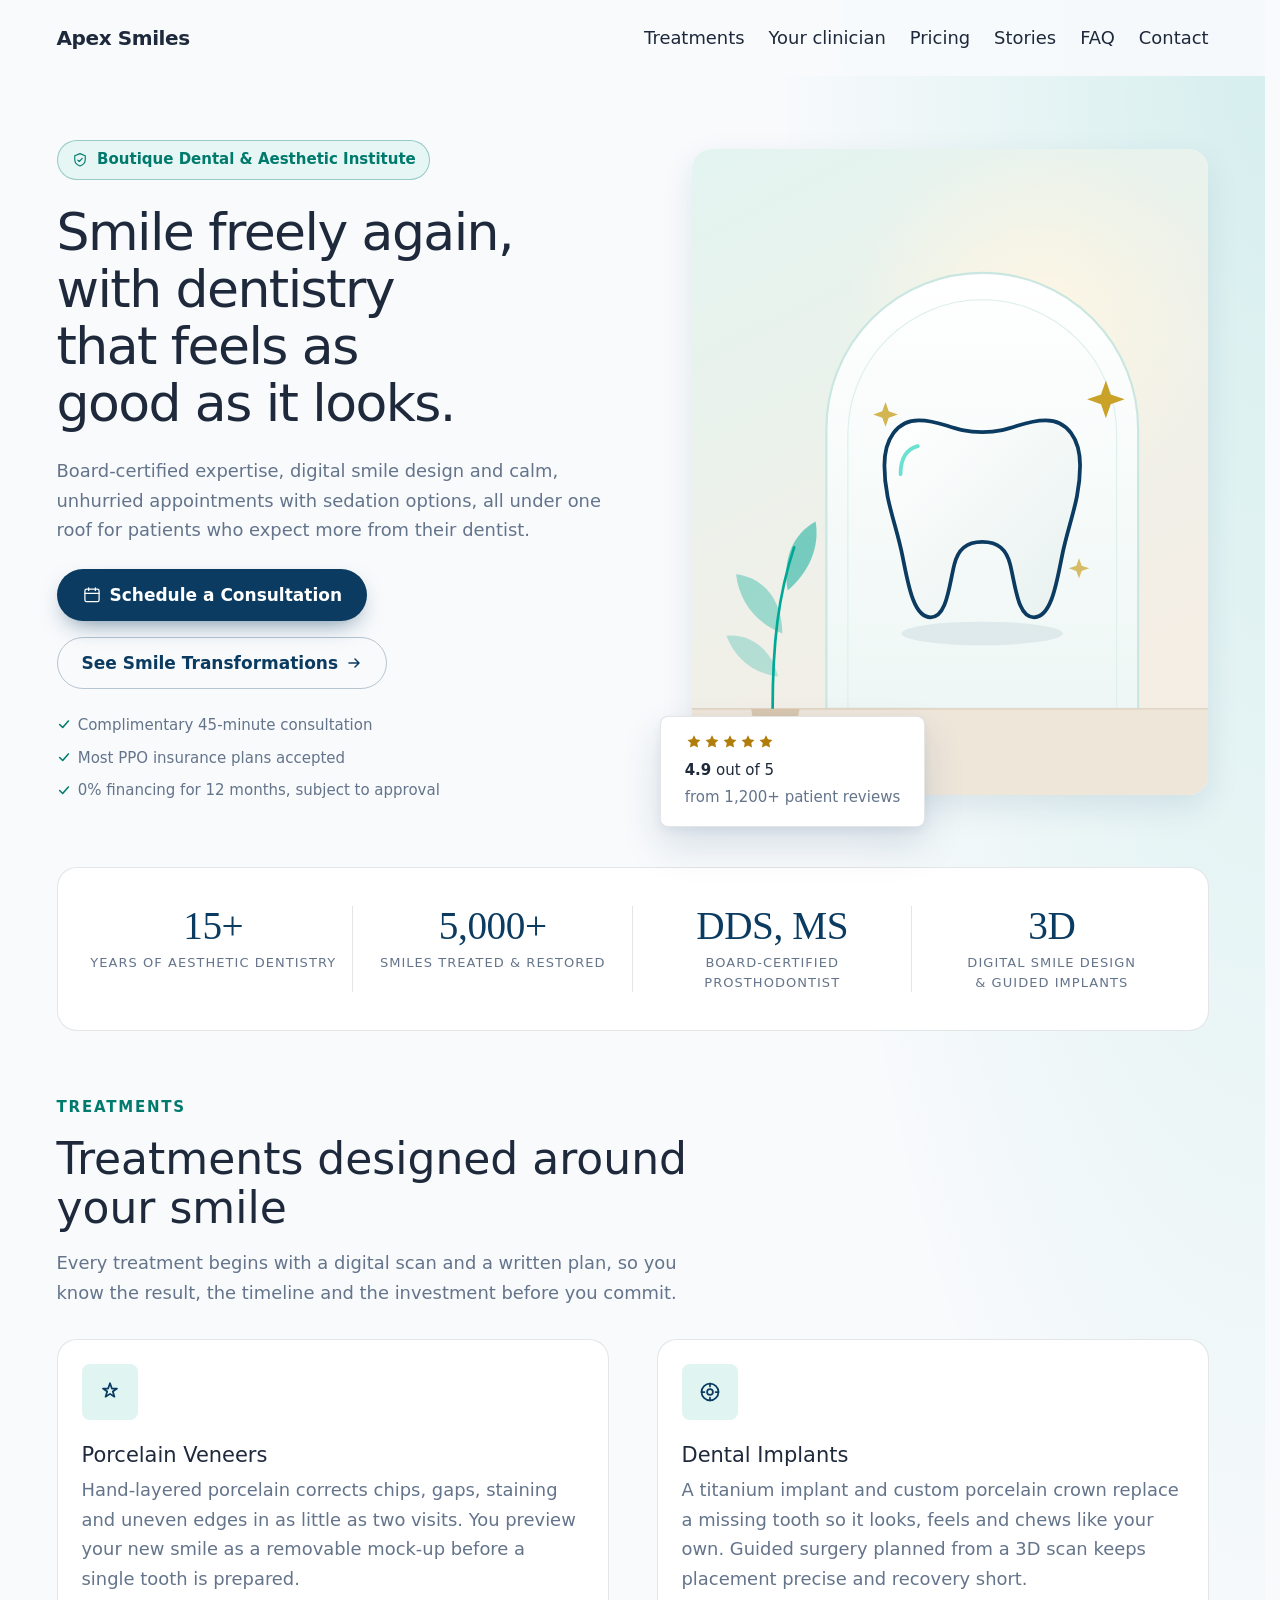
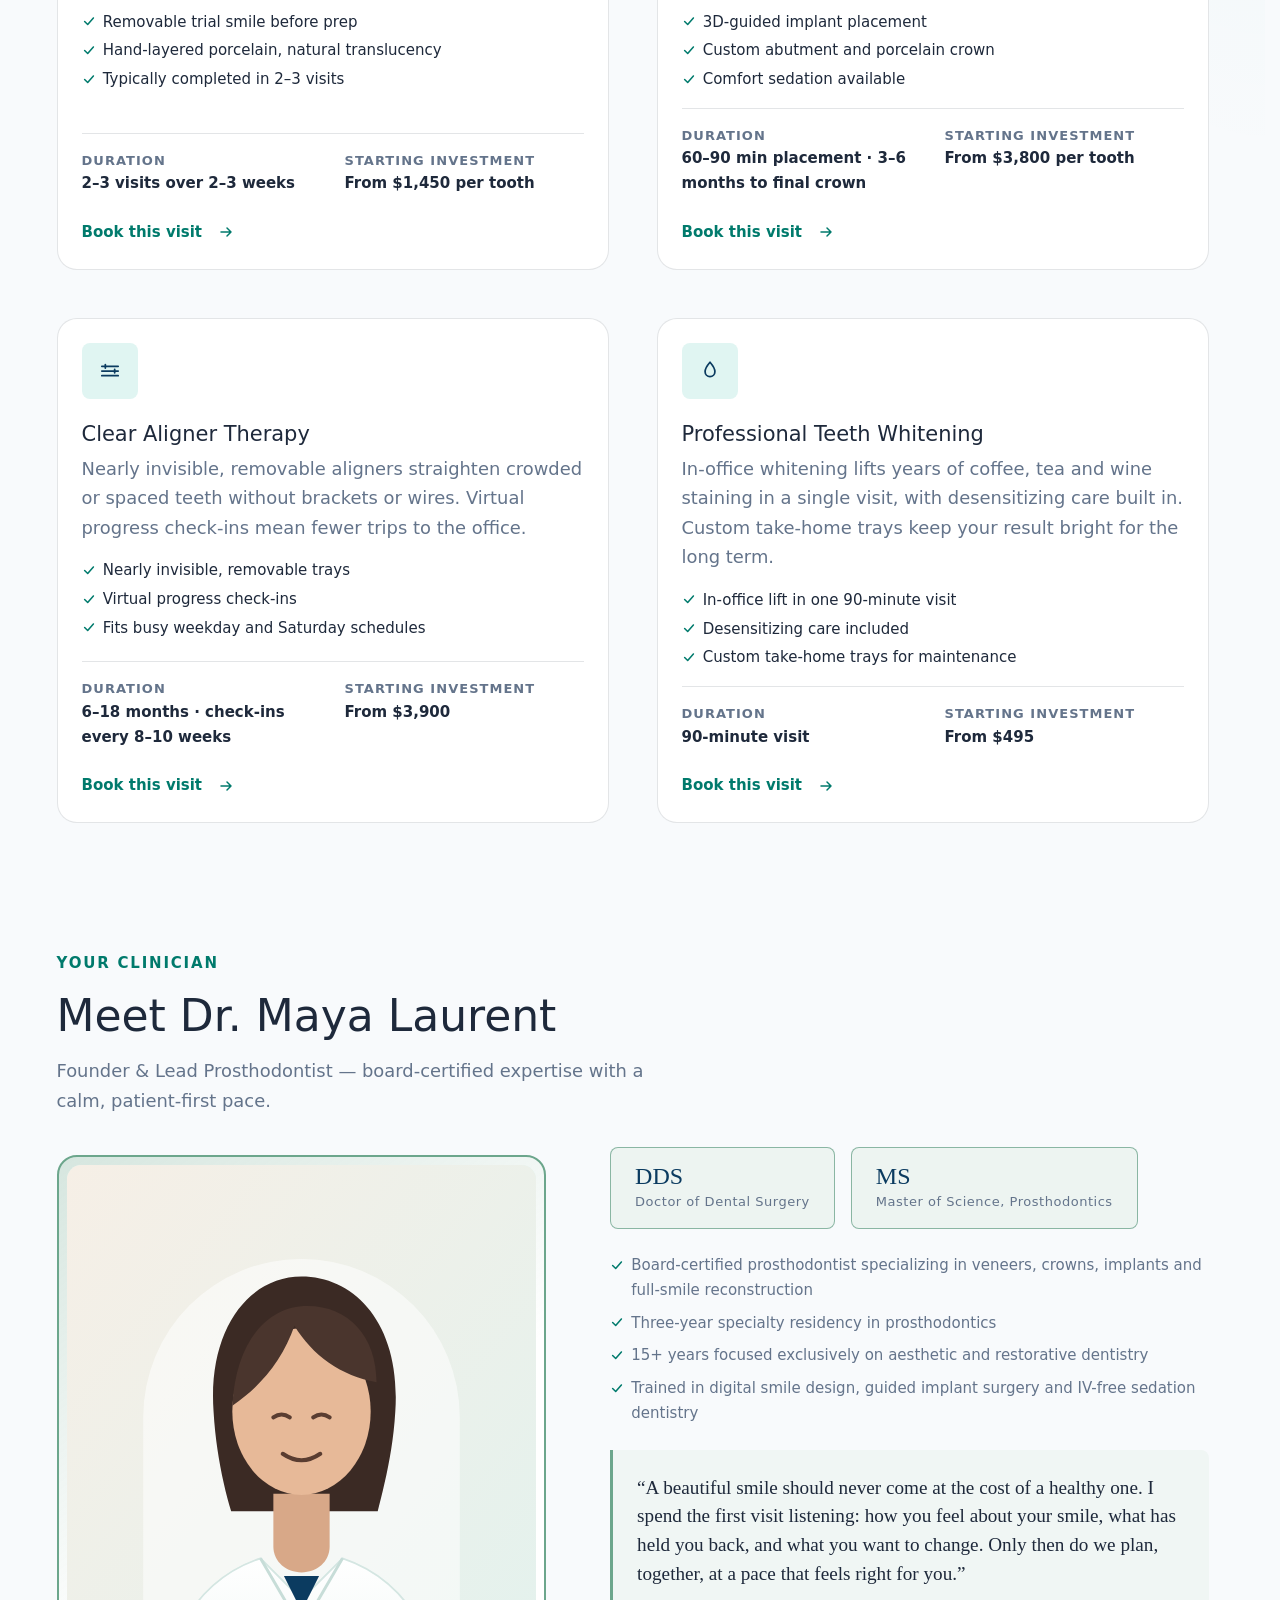
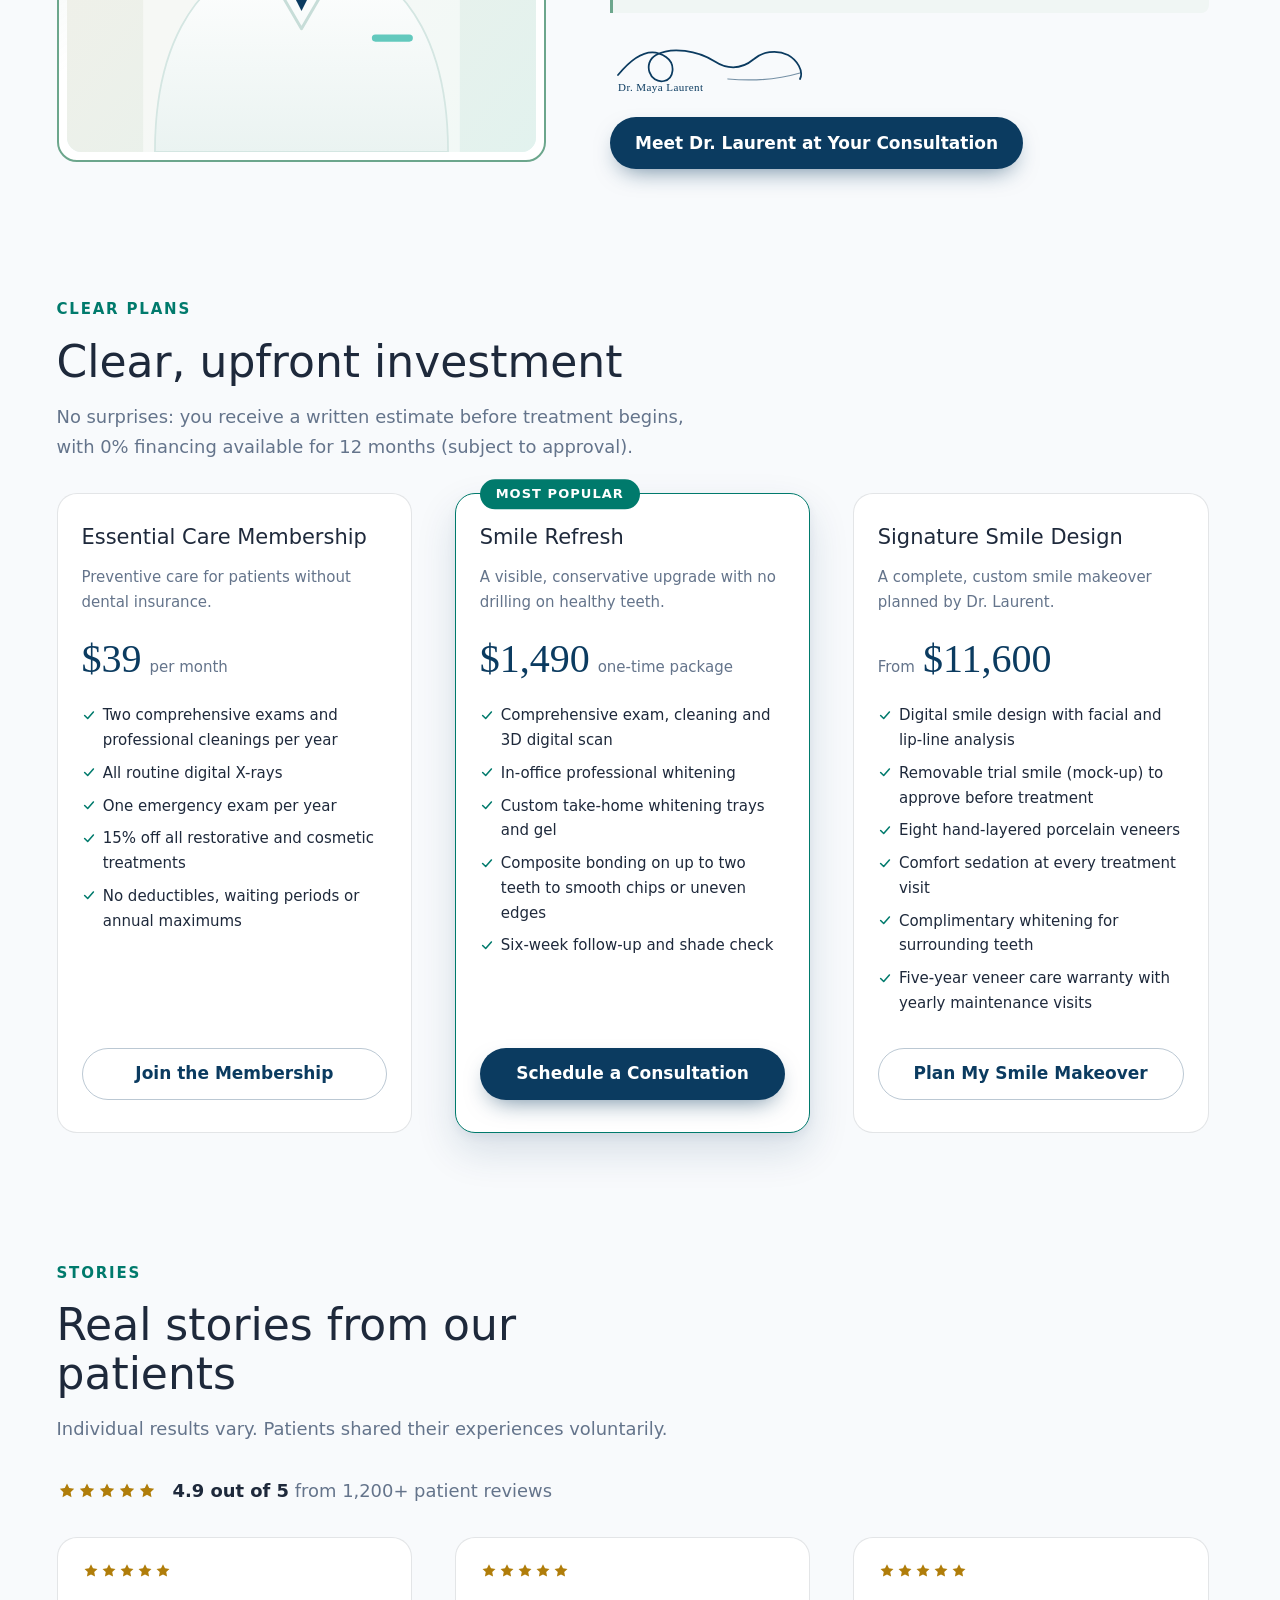
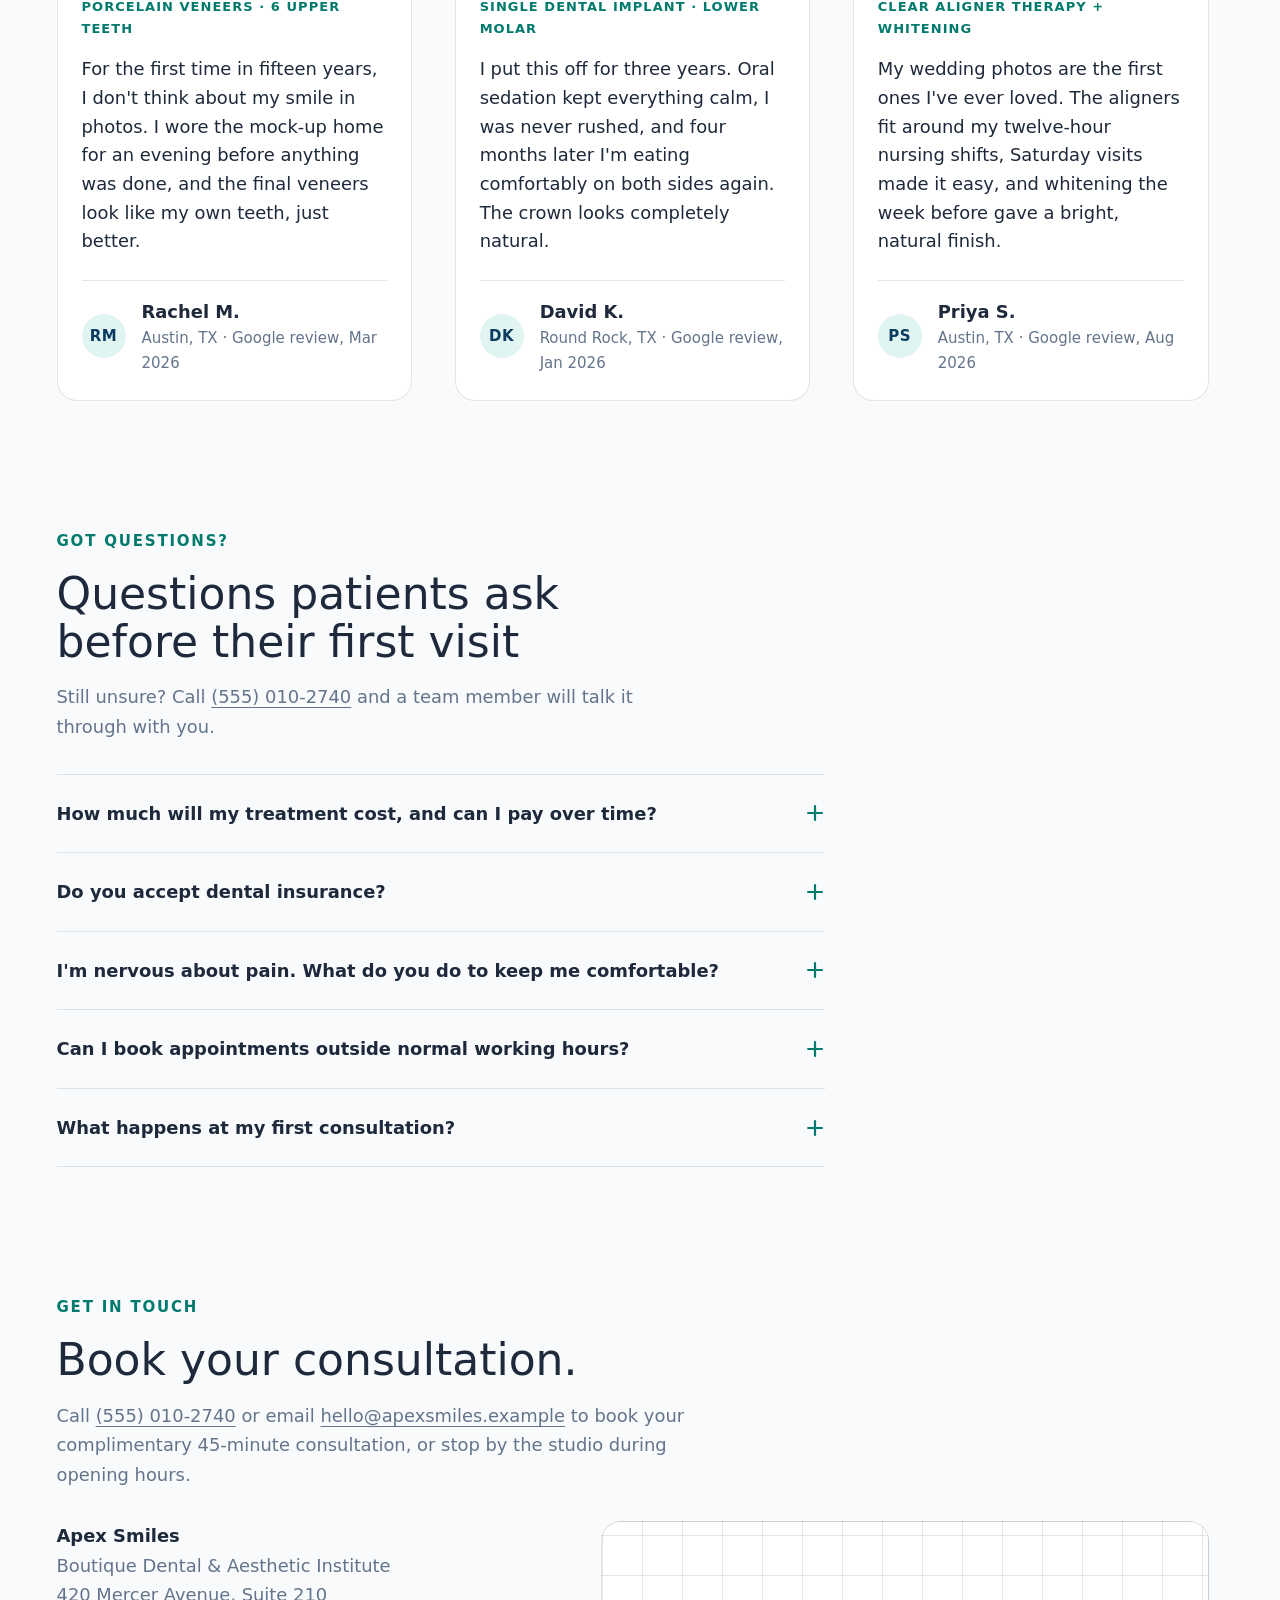
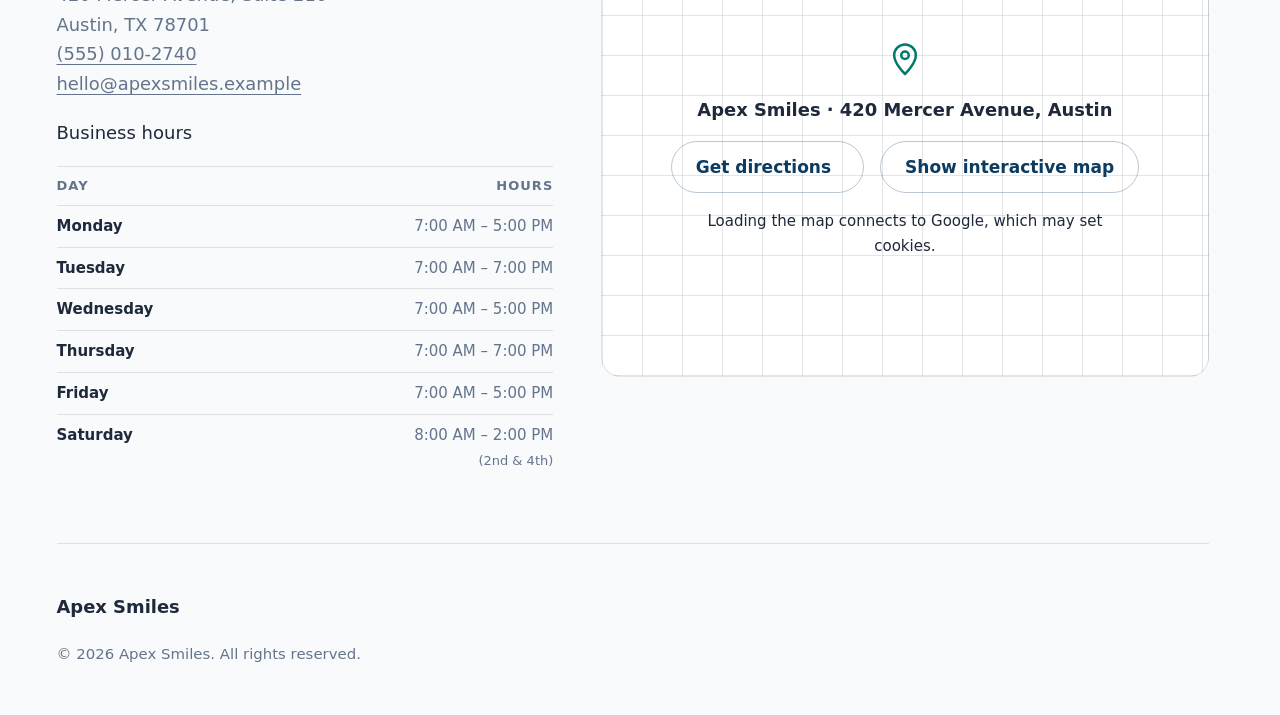
<file: index.html>
<!DOCTYPE html>
<html lang="en">
<head>
  <meta charset="utf-8">
  <meta name="viewport" content="width=device-width, initial-scale=1">
  <title>Apex Smiles | Cosmetic &amp; Implant Dentist in Austin, TX</title>
  <meta name="description" content="Porcelain veneers, dental implants, clear aligners and whitening in Austin, planned by a board-certified prosthodontist. Sedation options, evening hours and a complimentary consultation.">
  <link rel="canonical" href="https://your-domain.netlify.app/">
  <!-- staging-only:start — tools/build-package.mjs removes this block from the buyer package.
       The demo shows a fictional clinic, so search engines must not index it. -->
  <meta name="robots" content="noindex, nofollow">
  <!-- staging-only:end -->
  <link rel="icon" href="favicon.ico" sizes="32x32">
  <link rel="icon" href="assets/images/branding/favicon.svg" type="image/svg+xml">
  <link rel="apple-touch-icon" href="assets/images/branding/apple-touch-icon.png">
  <!-- Social sharing cards. og:url and og:image must be absolute: replace example.com. -->
  <meta property="og:type" content="website">
  <meta property="og:site_name" content="Apex Smiles">
  <meta property="og:locale" content="en_US">
  <meta property="og:title" content="Apex Smiles | Cosmetic &amp; Implant Dentist in Austin, TX">
  <meta property="og:description" content="Porcelain veneers, dental implants, clear aligners and whitening, planned by a board-certified prosthodontist. Book a complimentary consultation.">
  <meta property="og:url" content="https://your-domain.netlify.app/">
  <meta property="og:image" content="https://your-domain.netlify.app/assets/images/branding/og-preview.jpg">
  <meta property="og:image:width" content="1200">
  <meta property="og:image:height" content="630">
  <meta property="og:image:alt" content="Apex Smiles, Boutique Dental &amp; Aesthetic Institute: veneers, implants, clear aligners and whitening.">
  <meta name="twitter:card" content="summary_large_image">
  <meta name="twitter:title" content="Apex Smiles | Cosmetic &amp; Implant Dentist in Austin, TX">
  <meta name="twitter:description" content="Porcelain veneers, dental implants, clear aligners and whitening, planned by a board-certified prosthodontist. Book a complimentary consultation.">
  <meta name="twitter:image" content="https://your-domain.netlify.app/assets/images/branding/og-preview.jpg">
  <!-- Local SEO. Every value must match what the page shows: replace example.com, the address,
       geo coordinates, phone and hours with the practice's real details. Saturdays (2nd and 4th
       only) are left out on purpose: openingHoursSpecification cannot say "alternate weeks", and
       listing every Saturday would show the wrong hours in Google. No aggregateRating or review:
       Google ignores self-served reviews on a business's own site and may treat them as spam. -->
  <script type="application/ld+json">
  {
    "@context": "https://schema.org",
    "@type": "Dentist",
    "@id": "https://your-domain.netlify.app/#dentist",
    "name": "Apex Smiles",
    "alternateName": "Apex Smiles Boutique Dental & Aesthetic Institute",
    "description": "Boutique cosmetic and restorative dental practice led by a board-certified prosthodontist, offering porcelain veneers, dental implants, clear aligner therapy and professional whitening with sedation options.",
    "url": "https://your-domain.netlify.app/",
    "image": "https://your-domain.netlify.app/assets/images/branding/og-preview.jpg",
    "telephone": "+1-555-010-2740",
    "email": "hello@apexsmiles.example",
    "priceRange": "$$$",
    "currenciesAccepted": "USD",
    "paymentAccepted": "Cash, Credit Card, Dental Insurance, Financing",
    "address": {
      "@type": "PostalAddress",
      "streetAddress": "420 Mercer Avenue, Suite 210",
      "addressLocality": "Austin",
      "addressRegion": "TX",
      "postalCode": "78701",
      "addressCountry": "US"
    },
    "geo": {
      "@type": "GeoCoordinates",
      "latitude": 30.2672,
      "longitude": -97.7431
    },
    "hasMap": "https://www.google.com/maps/search/?api=1&query=420+Mercer+Avenue%2C+Austin%2C+TX+78701",
    "areaServed": {
      "@type": "City",
      "name": "Austin"
    },
    "openingHoursSpecification": [
      {
        "@type": "OpeningHoursSpecification",
        "dayOfWeek": ["Monday", "Wednesday", "Friday"],
        "opens": "07:00",
        "closes": "17:00"
      },
      {
        "@type": "OpeningHoursSpecification",
        "dayOfWeek": ["Tuesday", "Thursday"],
        "opens": "07:00",
        "closes": "19:00"
      }
    ],
    "founder": {
      "@type": "Person",
      "@id": "https://your-domain.netlify.app/#maya-laurent",
      "name": "Maya Laurent",
      "honorificPrefix": "Dr.",
      "honorificSuffix": "DDS, MS",
      "jobTitle": "Founder & Lead Prosthodontist",
      "image": "https://your-domain.netlify.app/assets/images/branding/doctor-portrait.svg",
      "url": "https://your-domain.netlify.app/#about-doctor"
    },
    "makesOffer": [
      {
        "@type": "Offer",
        "itemOffered": { "@type": "Service", "name": "Porcelain Veneers", "url": "https://your-domain.netlify.app/#services" },
        "priceSpecification": { "@type": "PriceSpecification", "minPrice": 1450, "priceCurrency": "USD", "unitText": "per tooth" }
      },
      {
        "@type": "Offer",
        "itemOffered": { "@type": "Service", "name": "Dental Implants", "url": "https://your-domain.netlify.app/#services" },
        "priceSpecification": { "@type": "PriceSpecification", "minPrice": 3800, "priceCurrency": "USD", "unitText": "per tooth" }
      },
      {
        "@type": "Offer",
        "itemOffered": { "@type": "Service", "name": "Clear Aligner Therapy", "url": "https://your-domain.netlify.app/#services" },
        "priceSpecification": { "@type": "PriceSpecification", "minPrice": 3900, "priceCurrency": "USD" }
      },
      {
        "@type": "Offer",
        "itemOffered": { "@type": "Service", "name": "Professional Teeth Whitening", "url": "https://your-domain.netlify.app/#services" },
        "priceSpecification": { "@type": "PriceSpecification", "minPrice": 495, "priceCurrency": "USD" }
      }
    ]
  }
  </script>
  <meta name="color-scheme" content="light dark">
  <meta name="theme-color" content="#0b3b60" media="(prefers-color-scheme: light)">
  <meta name="theme-color" content="#2dd4bf" media="(prefers-color-scheme: dark)">
  <!-- Progressive enhancement: .js unlocks drawer, accordion collapse, and sticky chrome. -->
  <script>document.documentElement.classList.add("js");</script>
  <link rel="stylesheet" href="assets/css/style.css">
  <link rel="stylesheet" href="assets/css/utilities.css">
  <script src="assets/js/main.js" defer></script>
</head>
<body>
  <!-- One star shape for every rating on the page: repeaters never duplicate ids. -->
  <svg xmlns="http://www.w3.org/2000/svg" hidden>
    <symbol id="icon-star" viewBox="0 0 20 20">
      <path d="m10 2.5 2.2 4.5 5 .7-3.6 3.5.9 5L10 13.8 5.5 16.2l.9-5L2.8 7.7l5-.7L10 2.5Z" fill="currentColor"/>
    </symbol>
  </svg>

  <a class="skip-link" href="#main">Skip to main content</a>

  <header class="site-header">
    <a class="site-header__brand" href="./" rel="home">Apex Smiles</a>
    <button
      class="site-nav__toggle"
      type="button"
      aria-expanded="false"
      aria-controls="primary-navigation"
      aria-label="Menu">
      <span class="site-nav__toggle-line" aria-hidden="true"></span>
      <span class="site-nav__toggle-line" aria-hidden="true"></span>
      <span class="site-nav__toggle-line" aria-hidden="true"></span>
    </button>
    <div class="site-header__backdrop" hidden></div>
    <nav class="site-nav" id="primary-navigation" aria-label="Primary">
      <ul class="site-nav__list">
        <li><a class="site-nav__link" href="#services">Treatments</a></li>
        <li><a class="site-nav__link" href="#about-doctor">Your clinician</a></li>
        <li><a class="site-nav__link" href="#pricing">Pricing</a></li>
        <li><a class="site-nav__link" href="#testimonials">Stories</a></li>
        <li><a class="site-nav__link" href="#faq">FAQ</a></li>
        <li><a class="site-nav__link" href="#contact">Contact</a></li>
      </ul>
    </nav>
  </header>
  <!-- /.site-header -->

  <main class="site-main" id="main" tabindex="-1">
    <!-- #hero -->
    <section class="hero" id="hero" aria-labelledby="hero-heading">
      <header class="hero__content">
        <p class="hero__badge">
          <svg class="hero__badge-icon" xmlns="http://www.w3.org/2000/svg" viewBox="0 0 24 24" width="18" height="18" aria-hidden="true">
            <path d="M12 3.5 5 6.2v5.1c0 4.2 2.8 7.2 7 8.7 4.2-1.5 7-4.5 7-8.7V6.2L12 3.5Z" fill="none" stroke="currentColor" stroke-width="1.5" stroke-linejoin="round"/>
            <path d="M9 12.2 11 14l4-4.2" fill="none" stroke="currentColor" stroke-width="1.5" stroke-linecap="round" stroke-linejoin="round"/>
          </svg>
          Boutique Dental &amp; Aesthetic Institute
        </p>
        <h1 class="hero__heading" id="hero-heading">Smile freely again, with dentistry that feels as good as it looks.</h1>
        <p class="hero__lead">Board-certified expertise, digital smile design and calm, unhurried appointments with sedation options, all under one roof for patients who expect more from their dentist.</p>
        <p class="hero__actions">
          <a class="button button--primary" href="#contact">
            <svg class="button__icon" xmlns="http://www.w3.org/2000/svg" viewBox="0 0 24 24" width="20" height="20" aria-hidden="true">
              <rect x="3.5" y="5" width="17" height="15" rx="2" fill="none" stroke="currentColor" stroke-width="1.5"/>
              <path d="M3.5 10h17M8 3.5v3M16 3.5v3" fill="none" stroke="currentColor" stroke-width="1.5" stroke-linecap="round"/>
            </svg>
            Schedule a Consultation
          </a>
          <a class="button button--secondary" href="#testimonials">
            See Smile Transformations
            <svg class="button__icon" xmlns="http://www.w3.org/2000/svg" viewBox="0 0 16 16" width="16" height="16" aria-hidden="true">
              <path d="M3 8h10M9 4l4 4-4 4" fill="none" stroke="currentColor" stroke-width="1.5" stroke-linecap="round" stroke-linejoin="round"/>
            </svg>
          </a>
        </p>
        <!-- Friction reducers sit directly under the CTA, where the decision is made. -->
        <ul class="hero__assurances check-list">
          <li class="check-list__item">Complimentary 45-minute consultation</li>
          <li class="check-list__item">Most PPO insurance plans accepted</li>
          <li class="check-list__item">0% financing for 12 months, subject to approval</li>
        </ul>
      </header>
      <figure class="hero__media">
        <!-- LCP image: never lazy-loaded; fetchpriority high; width/height reserve space.
             The bundled illustration is vector, so it needs no srcset. To use a photo instead,
             see "Replacing images" in the documentation (4:5, subject right of centre). -->
        <img
          class="hero__image"
          src="assets/images/hero/hero-studio.svg"
          alt="Illustration of a gleaming tooth under a sunlit arch, the Apex Smiles studio motif."
          width="960"
          height="1200"
          fetchpriority="high"
          decoding="async">
        <aside class="rating-card" aria-label="Patient rating">
          <svg class="rating-card__stars" xmlns="http://www.w3.org/2000/svg" viewBox="0 0 100 20" width="90" height="18" aria-hidden="true">
            <use href="#icon-star" width="20" height="20"/>
            <use href="#icon-star" x="20" width="20" height="20"/>
            <use href="#icon-star" x="40" width="20" height="20"/>
            <use href="#icon-star" x="60" width="20" height="20"/>
            <use href="#icon-star" x="80" width="20" height="20"/>
          </svg>
          <p class="rating-card__score"><strong>4.9</strong> out of 5</p>
          <p class="rating-card__source">from 1,200+ patient reviews</p>
        </aside>
      </figure>
    </section>
    <!-- /#hero -->

    <!-- #trust-bar: the one band without a visible .section__header (rule 11). -->
    <section class="trust-bar" id="trust-bar" aria-labelledby="trust-bar-heading">
      <h2 class="screen-reader-text" id="trust-bar-heading">Why patients choose Apex Smiles</h2>
      <ul class="trust-bar__list">
        <li class="trust-bar__item">
          <strong class="trust-bar__value">15+</strong>
          <span class="trust-bar__label">Years of aesthetic dentistry</span>
        </li>
        <li class="trust-bar__item">
          <strong class="trust-bar__value">5,000+</strong>
          <span class="trust-bar__label">Smiles treated &amp; restored</span>
        </li>
        <li class="trust-bar__item">
          <strong class="trust-bar__value">DDS, MS</strong>
          <span class="trust-bar__label">Board-certified prosthodontist</span>
        </li>
        <li class="trust-bar__item">
          <strong class="trust-bar__value">3D</strong>
          <span class="trust-bar__label">Digital smile design &amp; guided implants</span>
        </li>
      </ul>
    </section>
    <!-- /#trust-bar -->

    <!-- #services -->
    <section class="section services" id="services" aria-labelledby="services-heading">
      <header class="section__header">
        <p class="section__badge">Treatments</p>
        <h2 class="section__title" id="services-heading">Treatments designed around your smile</h2>
        <p class="section__lead">Every treatment begins with a digital scan and a written plan, so you know the result, the timeline and the investment before you commit.</p>
      </header>
      <ul class="services__grid">
        <li class="service-card">
          <svg class="service-card__icon" xmlns="http://www.w3.org/2000/svg" viewBox="0 0 24 24" width="40" height="40" aria-hidden="true">
            <path d="M12 4.5 13.6 9H18l-3.6 2.6 1.4 4.4L12 13.6 8.2 16l1.4-4.4L6 9h4.4L12 4.5Z" fill="none" stroke="currentColor" stroke-width="1.5" stroke-linejoin="round"/>
          </svg>
          <h3 class="service-card__title">Porcelain Veneers</h3>
          <p class="service-card__excerpt">Hand-layered porcelain corrects chips, gaps, staining and uneven edges in as little as two visits. You preview your new smile as a removable mock-up before a single tooth is prepared.</p>
          <ul class="service-card__highlights check-list">
            <li class="check-list__item">Removable trial smile before prep</li>
            <li class="check-list__item">Hand-layered porcelain, natural translucency</li>
            <li class="check-list__item">Typically completed in 2–3 visits</li>
          </ul>
          <dl class="service-card__meta">
            <div>
              <dt>Duration</dt>
              <dd>2–3 visits over 2–3 weeks</dd>
            </div>
            <div>
              <dt>Starting investment</dt>
              <dd>From $1,450 per tooth</dd>
            </div>
          </dl>
          <a class="service-card__link" href="#contact">Book this visit<span class="screen-reader-text">: Porcelain Veneers</span>
            <svg class="service-card__arrow" xmlns="http://www.w3.org/2000/svg" viewBox="0 0 16 16" width="16" height="16" aria-hidden="true">
              <path d="M3 8h10M9 4l4 4-4 4" fill="none" stroke="currentColor" stroke-width="1.5" stroke-linecap="round" stroke-linejoin="round"/>
            </svg>
          </a>
        </li>
        <li class="service-card">
          <svg class="service-card__icon" xmlns="http://www.w3.org/2000/svg" viewBox="0 0 24 24" width="40" height="40" aria-hidden="true">
            <circle cx="12" cy="12" r="7.25" fill="none" stroke="currentColor" stroke-width="1.5"/>
            <circle cx="12" cy="12" r="2.5" fill="none" stroke="currentColor" stroke-width="1.5"/>
            <path d="M12 4.75v2.5M12 16.75v2.5M4.75 12h2.5M16.75 12h2.5" fill="none" stroke="currentColor" stroke-width="1.5" stroke-linecap="round"/>
          </svg>
          <h3 class="service-card__title">Dental Implants</h3>
          <p class="service-card__excerpt">A titanium implant and custom porcelain crown replace a missing tooth so it looks, feels and chews like your own. Guided surgery planned from a 3D scan keeps placement precise and recovery short.</p>
          <ul class="service-card__highlights check-list">
            <li class="check-list__item">3D-guided implant placement</li>
            <li class="check-list__item">Custom abutment and porcelain crown</li>
            <li class="check-list__item">Comfort sedation available</li>
          </ul>
          <dl class="service-card__meta">
            <div>
              <dt>Duration</dt>
              <dd>60–90 min placement · 3–6 months to final crown</dd>
            </div>
            <div>
              <dt>Starting investment</dt>
              <dd>From $3,800 per tooth</dd>
            </div>
          </dl>
          <a class="service-card__link" href="#contact">Book this visit<span class="screen-reader-text">: Dental Implants</span>
            <svg class="service-card__arrow" xmlns="http://www.w3.org/2000/svg" viewBox="0 0 16 16" width="16" height="16" aria-hidden="true">
              <path d="M3 8h10M9 4l4 4-4 4" fill="none" stroke="currentColor" stroke-width="1.5" stroke-linecap="round" stroke-linejoin="round"/>
            </svg>
          </a>
        </li>
        <li class="service-card">
          <svg class="service-card__icon" xmlns="http://www.w3.org/2000/svg" viewBox="0 0 24 24" width="40" height="40" aria-hidden="true">
            <path d="M5 8h14M5 12h14M5 16h14" fill="none" stroke="currentColor" stroke-width="1.5" stroke-linecap="round"/>
            <path d="M8 6.5v3M16 10.5v3" fill="none" stroke="currentColor" stroke-width="1.5" stroke-linecap="round"/>
          </svg>
          <h3 class="service-card__title">Clear Aligner Therapy</h3>
          <p class="service-card__excerpt">Nearly invisible, removable aligners straighten crowded or spaced teeth without brackets or wires. Virtual progress check-ins mean fewer trips to the office.</p>
          <ul class="service-card__highlights check-list">
            <li class="check-list__item">Nearly invisible, removable trays</li>
            <li class="check-list__item">Virtual progress check-ins</li>
            <li class="check-list__item">Fits busy weekday and Saturday schedules</li>
          </ul>
          <dl class="service-card__meta">
            <div>
              <dt>Duration</dt>
              <dd>6–18 months · check-ins every 8–10 weeks</dd>
            </div>
            <div>
              <dt>Starting investment</dt>
              <dd>From $3,900</dd>
            </div>
          </dl>
          <a class="service-card__link" href="#contact">Book this visit<span class="screen-reader-text">: Clear Aligner Therapy</span>
            <svg class="service-card__arrow" xmlns="http://www.w3.org/2000/svg" viewBox="0 0 16 16" width="16" height="16" aria-hidden="true">
              <path d="M3 8h10M9 4l4 4-4 4" fill="none" stroke="currentColor" stroke-width="1.5" stroke-linecap="round" stroke-linejoin="round"/>
            </svg>
          </a>
        </li>
        <li class="service-card">
          <svg class="service-card__icon" xmlns="http://www.w3.org/2000/svg" viewBox="0 0 24 24" width="40" height="40" aria-hidden="true">
            <path d="M12 4.5c2.8 3.2 4.2 5.6 4.2 8.1a4.2 4.2 0 0 1-8.4 0c0-2.5 1.4-4.9 4.2-8.1Z" fill="none" stroke="currentColor" stroke-width="1.5" stroke-linejoin="round"/>
          </svg>
          <h3 class="service-card__title">Professional Teeth Whitening</h3>
          <p class="service-card__excerpt">In-office whitening lifts years of coffee, tea and wine staining in a single visit, with desensitizing care built in. Custom take-home trays keep your result bright for the long term.</p>
          <ul class="service-card__highlights check-list">
            <li class="check-list__item">In-office lift in one 90-minute visit</li>
            <li class="check-list__item">Desensitizing care included</li>
            <li class="check-list__item">Custom take-home trays for maintenance</li>
          </ul>
          <dl class="service-card__meta">
            <div>
              <dt>Duration</dt>
              <dd>90-minute visit</dd>
            </div>
            <div>
              <dt>Starting investment</dt>
              <dd>From $495</dd>
            </div>
          </dl>
          <a class="service-card__link" href="#contact">Book this visit<span class="screen-reader-text">: Professional Teeth Whitening</span>
            <svg class="service-card__arrow" xmlns="http://www.w3.org/2000/svg" viewBox="0 0 16 16" width="16" height="16" aria-hidden="true">
              <path d="M3 8h10M9 4l4 4-4 4" fill="none" stroke="currentColor" stroke-width="1.5" stroke-linecap="round" stroke-linejoin="round"/>
            </svg>
          </a>
        </li>
      </ul>
    </section>
    <!-- /#services -->

    <!-- #about-doctor -->
    <section class="section about-doctor" id="about-doctor" aria-labelledby="about-doctor-heading">
      <header class="section__header">
        <p class="section__badge">Your clinician</p>
        <h2 class="section__title" id="about-doctor-heading">Meet Dr. Maya Laurent</h2>
        <p class="section__lead">Founder &amp; Lead Prosthodontist — board-certified expertise with a calm, patient-first pace.</p>
      </header>
      <div class="about-doctor__grid">
        <figure class="about-doctor__portrait">
          <!-- Illustrated portrait. Replace with a real 800 × 1000 (4:5) photo; see
               "Replacing images" in the documentation. -->
          <img
            class="about-doctor__image"
            src="assets/images/branding/doctor-portrait.svg"
            alt="Illustrated portrait of Dr. Maya Laurent, founder and lead prosthodontist at Apex Smiles."
            width="800"
            height="1000"
            loading="lazy"
            decoding="async">
        </figure>
        <div class="about-doctor__content">
          <ul class="about-doctor__badges" aria-label="Credentials">
            <li class="about-doctor__badge">
              <span class="about-doctor__badge-label">DDS</span>
              <span class="about-doctor__badge-meta">Doctor of Dental Surgery</span>
            </li>
            <li class="about-doctor__badge">
              <span class="about-doctor__badge-label">MS</span>
              <span class="about-doctor__badge-meta">Master of Science, Prosthodontics</span>
            </li>
          </ul>
          <ul class="about-doctor__highlights check-list">
            <li class="check-list__item">Board-certified prosthodontist specializing in veneers, crowns, implants and full-smile reconstruction</li>
            <li class="check-list__item">Three-year specialty residency in prosthodontics</li>
            <li class="check-list__item">15+ years focused exclusively on aesthetic and restorative dentistry</li>
            <li class="check-list__item">Trained in digital smile design, guided implant surgery and IV-free sedation dentistry</li>
          </ul>
          <blockquote class="about-doctor__quote">
            <p>“A beautiful smile should never come at the cost of a healthy one. I spend the first visit listening: how you feel about your smile, what has held you back, and what you want to change. Only then do we plan, together, at a pace that feels right for you.”</p>
          </blockquote>
          <svg class="about-doctor__signature" xmlns="http://www.w3.org/2000/svg" viewBox="0 0 220 56" width="220" height="56" role="img" aria-label="Signature of Dr. Maya Laurent">
            <path d="M8 38c18-22 34-28 48-18 10 7 8 22-2 24-14 3-22-18-8-26 16-9 42-4 58 6 14 9 28 8 40-2 8-7 22-10 34-4 9 5 16 16 12 24" fill="none" stroke="currentColor" stroke-width="1.75" stroke-linecap="round" stroke-linejoin="round"/>
            <path d="M118 42c22 2 48 1 72-6" fill="none" stroke="currentColor" stroke-width="1.25" stroke-linecap="round" opacity="0.55"/>
            <text x="8" y="54" fill="currentColor" font-family="Georgia, 'Times New Roman', serif" font-size="11" letter-spacing="0.04em">Dr. Maya Laurent</text>
          </svg>
          <p class="about-doctor__actions">
            <a class="button button--primary" href="#contact">Meet Dr. Laurent at Your Consultation</a>
          </p>
        </div>
      </div>
    </section>
    <!-- /#about-doctor -->

    <!-- #pricing -->
    <section class="section pricing" id="pricing" aria-labelledby="pricing-heading">
      <header class="section__header">
        <p class="section__badge">Clear plans</p>
        <h2 class="section__title" id="pricing-heading">Clear, upfront investment</h2>
        <p class="section__lead">No surprises: you receive a written estimate before treatment begins, with 0% financing available for 12 months (subject to approval).</p>
      </header>
      <!-- One card per plan; add or remove <li> freely. Only the featured card uses the filled button. -->
      <ul class="pricing__grid">
        <li class="pricing-card">
          <h3 class="pricing-card__name">Essential Care Membership</h3>
          <p class="pricing-card__description">Preventive care for patients without dental insurance.</p>
          <p class="pricing-card__price"><strong class="pricing-card__amount">$39</strong> <span class="pricing-card__period">per month</span></p>
          <ul class="pricing-card__features check-list">
            <li class="check-list__item">Two comprehensive exams and professional cleanings per year</li>
            <li class="check-list__item">All routine digital X-rays</li>
            <li class="check-list__item">One emergency exam per year</li>
            <li class="check-list__item">15% off all restorative and cosmetic treatments</li>
            <li class="check-list__item">No deductibles, waiting periods or annual maximums</li>
          </ul>
          <a class="button button--secondary pricing-card__cta" href="#contact">Join the Membership</a>
        </li>
        <li class="pricing-card pricing-card--featured">
          <p class="pricing-card__badge">Most popular</p>
          <h3 class="pricing-card__name">Smile Refresh</h3>
          <p class="pricing-card__description">A visible, conservative upgrade with no drilling on healthy teeth.</p>
          <p class="pricing-card__price"><strong class="pricing-card__amount">$1,490</strong> <span class="pricing-card__period">one-time package</span></p>
          <ul class="pricing-card__features check-list">
            <li class="check-list__item">Comprehensive exam, cleaning and 3D digital scan</li>
            <li class="check-list__item">In-office professional whitening</li>
            <li class="check-list__item">Custom take-home whitening trays and gel</li>
            <li class="check-list__item">Composite bonding on up to two teeth to smooth chips or uneven edges</li>
            <li class="check-list__item">Six-week follow-up and shade check</li>
          </ul>
          <a class="button button--primary pricing-card__cta" href="#contact">Schedule a Consultation</a>
        </li>
        <li class="pricing-card">
          <h3 class="pricing-card__name">Signature Smile Design</h3>
          <p class="pricing-card__description">A complete, custom smile makeover planned by Dr. Laurent.</p>
          <p class="pricing-card__price"><span class="pricing-card__period">From</span> <strong class="pricing-card__amount">$11,600</strong></p>
          <ul class="pricing-card__features check-list">
            <li class="check-list__item">Digital smile design with facial and lip-line analysis</li>
            <li class="check-list__item">Removable trial smile (mock-up) to approve before treatment</li>
            <li class="check-list__item">Eight hand-layered porcelain veneers</li>
            <li class="check-list__item">Comfort sedation at every treatment visit</li>
            <li class="check-list__item">Complimentary whitening for surrounding teeth</li>
            <li class="check-list__item">Five-year veneer care warranty with yearly maintenance visits</li>
          </ul>
          <a class="button button--secondary pricing-card__cta" href="#contact">Plan My Smile Makeover</a>
        </li>
      </ul>
    </section>
    <!-- /#pricing -->

    <!-- #testimonials -->
    <section class="section testimonials" id="testimonials" aria-labelledby="testimonials-heading">
      <header class="section__header">
        <p class="section__badge">Stories</p>
        <h2 class="section__title" id="testimonials-heading">Real stories from our patients</h2>
        <p class="section__lead">Individual results vary. Patients shared their experiences voluntarily.</p>
      </header>
      <!-- Matches the hero rating card. Link it to the practice's public review profile
           (e.g. its Google Business Profile) so visitors can check the number themselves. -->
      <p class="testimonials__summary">
        <svg class="testimonials__summary-stars" xmlns="http://www.w3.org/2000/svg" viewBox="0 0 100 20" width="100" height="20" aria-hidden="true">
          <use href="#icon-star" width="20" height="20"/>
          <use href="#icon-star" x="20" width="20" height="20"/>
          <use href="#icon-star" x="40" width="20" height="20"/>
          <use href="#icon-star" x="60" width="20" height="20"/>
          <use href="#icon-star" x="80" width="20" height="20"/>
        </svg>
        <span><strong>4.9 out of 5</strong> from 1,200+ patient reviews</span>
      </p>
      <!-- Sample stories. Publish only real reviews, with the patient's written consent, and keep
           the source and date accurate (FTC rules on consumer reviews). -->
      <ul class="testimonials__grid">
        <li class="testimonials__item">
          <figure class="testimonial-card">
            <svg class="testimonial-card__stars" xmlns="http://www.w3.org/2000/svg" viewBox="0 0 100 20" width="90" height="18" role="img" aria-label="Rated 5 out of 5">
              <use href="#icon-star" width="20" height="20"/>
              <use href="#icon-star" x="20" width="20" height="20"/>
              <use href="#icon-star" x="40" width="20" height="20"/>
              <use href="#icon-star" x="60" width="20" height="20"/>
              <use href="#icon-star" x="80" width="20" height="20"/>
            </svg>
            <p class="testimonial-card__treatment">Porcelain veneers · 6 upper teeth</p>
            <blockquote class="testimonial-card__quote">
              <p>For the first time in fifteen years, I don't think about my smile in photos. I wore the mock-up home for an evening before anything was done, and the final veneers look like my own teeth, just better.</p>
            </blockquote>
            <figcaption class="testimonial-card__author">
              <span class="testimonial-card__avatar" aria-hidden="true">RM</span>
              <span class="testimonial-card__name">Rachel M.</span>
              <span class="testimonial-card__source">Austin, TX · Google review, Mar 2026</span>
            </figcaption>
          </figure>
        </li>
        <li class="testimonials__item">
          <figure class="testimonial-card">
            <svg class="testimonial-card__stars" xmlns="http://www.w3.org/2000/svg" viewBox="0 0 100 20" width="90" height="18" role="img" aria-label="Rated 5 out of 5">
              <use href="#icon-star" width="20" height="20"/>
              <use href="#icon-star" x="20" width="20" height="20"/>
              <use href="#icon-star" x="40" width="20" height="20"/>
              <use href="#icon-star" x="60" width="20" height="20"/>
              <use href="#icon-star" x="80" width="20" height="20"/>
            </svg>
            <p class="testimonial-card__treatment">Single dental implant · lower molar</p>
            <blockquote class="testimonial-card__quote">
              <p>I put this off for three years. Oral sedation kept everything calm, I was never rushed, and four months later I'm eating comfortably on both sides again. The crown looks completely natural.</p>
            </blockquote>
            <figcaption class="testimonial-card__author">
              <span class="testimonial-card__avatar" aria-hidden="true">DK</span>
              <span class="testimonial-card__name">David K.</span>
              <span class="testimonial-card__source">Round Rock, TX · Google review, Jan 2026</span>
            </figcaption>
          </figure>
        </li>
        <li class="testimonials__item">
          <figure class="testimonial-card">
            <svg class="testimonial-card__stars" xmlns="http://www.w3.org/2000/svg" viewBox="0 0 100 20" width="90" height="18" role="img" aria-label="Rated 5 out of 5">
              <use href="#icon-star" width="20" height="20"/>
              <use href="#icon-star" x="20" width="20" height="20"/>
              <use href="#icon-star" x="40" width="20" height="20"/>
              <use href="#icon-star" x="60" width="20" height="20"/>
              <use href="#icon-star" x="80" width="20" height="20"/>
            </svg>
            <p class="testimonial-card__treatment">Clear aligner therapy + whitening</p>
            <blockquote class="testimonial-card__quote">
              <p>My wedding photos are the first ones I've ever loved. The aligners fit around my twelve-hour nursing shifts, Saturday visits made it easy, and whitening the week before gave a bright, natural finish.</p>
            </blockquote>
            <figcaption class="testimonial-card__author">
              <span class="testimonial-card__avatar" aria-hidden="true">PS</span>
              <span class="testimonial-card__name">Priya S.</span>
              <span class="testimonial-card__source">Austin, TX · Google review, Aug 2026</span>
            </figcaption>
          </figure>
        </li>
      </ul>
    </section>
    <!-- /#testimonials -->

    <!-- #faq -->
    <section class="section faq-section" id="faq" aria-labelledby="faq-heading">
      <header class="section__header">
        <p class="section__badge">Got questions?</p>
        <h2 class="section__title" id="faq-heading">Questions patients ask before their first visit</h2>
        <p class="section__lead">Still unsure? Call <a href="tel:+15550102740">(555) 010-2740</a> and a team member will talk it through with you.</p>
      </header>
      <!-- Native <details>: keyboard and screen-reader support built in, readable without
           JavaScript. A shared name="faq" lets supporting browsers keep one item open at a time;
           others simply allow several. Add or remove items freely. -->
      <details class="faq__item" name="faq">
        <summary class="faq__question">How much will my treatment cost, and can I pay over time?</summary>
        <p class="faq__answer">After your consultation you receive a written, itemized estimate, so the price you agree to is the price you pay. Most treatments can be spread over 6 to 24 months, including 0% financing for 12 months (subject to approval), and members save 15% on every treatment.</p>
      </details>
      <details class="faq__item" name="faq">
        <summary class="faq__question">Do you accept dental insurance?</summary>
        <p class="faq__answer">Yes. We work with most PPO plans and file every claim for you. Our team verifies your benefits before your first visit and shows exactly what your plan covers on your estimate. Cosmetic treatments are rarely covered by insurance, so we offer financing and our membership plan for those.</p>
      </details>
      <details class="faq__item" name="faq">
        <summary class="faq__question">I'm nervous about pain. What do you do to keep me comfortable?</summary>
        <p class="faq__answer">You're far from alone, and nothing happens without your go-ahead. We use numbing gel before every injection, take things at your pace, and offer nitrous oxide or oral sedation for longer or more involved visits. Many patients tell us they felt more relaxed than they expected, and you can raise a hand to pause at any time.</p>
      </details>
      <details class="faq__item" name="faq">
        <summary class="faq__question">Can I book appointments outside normal working hours?</summary>
        <p class="faq__answer">Yes. We open at 7 am on weekdays, stay open until 7 pm on Tuesdays and Thursdays, and see patients on two Saturdays each month. Many follow-up visits can be done virtually, and you can reschedule with 48 hours' notice at no charge.</p>
      </details>
      <details class="faq__item" name="faq">
        <summary class="faq__question">What happens at my first consultation?</summary>
        <p class="faq__answer">Your complimentary 45-minute visit begins with a conversation about your goals. We then take photos and a quick 3D scan (no messy impressions), and Dr. Laurent walks you through your options, timeline and investment. You leave with a written plan and no obligation to book.</p>
      </details>
    </section>
    <!-- /#faq -->

    <!-- #contact -->
    <section class="section contact" id="contact" aria-labelledby="contact-heading">
      <header class="section__header">
        <p class="section__badge">Get in touch</p>
        <h2 class="section__title" id="contact-heading">Book your consultation.</h2>
        <p class="section__lead">Call <a href="tel:+15550102740">(555) 010-2740</a> or email <a href="mailto:hello@apexsmiles.example">hello@apexsmiles.example</a> to book your complimentary 45-minute consultation, or stop by the studio during opening hours.</p>
      </header>
      <div class="contact__grid">
        <div class="contact__details">
          <address class="contact__address">
            <strong>Apex Smiles</strong><br>
            Boutique Dental &amp; Aesthetic Institute<br>
            420 Mercer Avenue, Suite 210<br>
            Austin, TX 78701<br>
            <a href="tel:+15550102740">(555) 010-2740</a><br>
            <a href="mailto:hello@apexsmiles.example">hello@apexsmiles.example</a>
          </address>
          <h3 class="contact__hours-title" id="hours-heading">Business hours</h3>
          <table class="hours-table" aria-labelledby="hours-heading">
            <caption class="screen-reader-text">Apex Smiles operating hours, Monday through Saturday</caption>
            <thead>
              <tr>
                <th scope="col">Day</th>
                <th scope="col">Hours</th>
              </tr>
            </thead>
            <tbody>
              <tr>
                <th scope="row">Monday</th>
                <td>7:00 AM – 5:00 PM</td>
              </tr>
              <tr>
                <th scope="row">Tuesday</th>
                <td>7:00 AM – 7:00 PM</td>
              </tr>
              <tr>
                <th scope="row">Wednesday</th>
                <td>7:00 AM – 5:00 PM</td>
              </tr>
              <tr>
                <th scope="row">Thursday</th>
                <td>7:00 AM – 7:00 PM</td>
              </tr>
              <tr>
                <th scope="row">Friday</th>
                <td>7:00 AM – 5:00 PM</td>
              </tr>
              <tr>
                <th scope="row">Saturday</th>
                <td>8:00 AM – 2:00 PM <span class="hours-table__note">(2nd &amp; 4th)</span></td>
              </tr>
            </tbody>
          </table>
        </div>
        <!-- Click-to-load map. Nothing is fetched from Google until the visitor asks, so the
             page stays light and no third-party cookies are set before consent (GDPR / PDPA).
             data-map-src accepts https URLs on the hosts allowed in main.js only. For production,
             use the Maps Embed API (https://www.google.com/maps/embed/v1/place?key=…&q=…). -->
        <figure class="map-embed"
          data-map-src="https://www.google.com/maps?q=420+Mercer+Avenue%2C+Austin%2C+TX+78701&amp;output=embed"
          data-map-title="Map showing Apex Smiles at 420 Mercer Avenue, Austin, Texas">
          <svg class="map-embed__pin" xmlns="http://www.w3.org/2000/svg" viewBox="0 0 24 24" width="40" height="40" aria-hidden="true">
            <path d="M12 21s-6.5-6.2-6.5-11.2a6.5 6.5 0 0 1 13 0C18.5 14.8 12 21 12 21Z" fill="none" stroke="currentColor" stroke-width="1.5" stroke-linejoin="round"/>
            <circle cx="12" cy="9.75" r="2.25" fill="none" stroke="currentColor" stroke-width="1.5"/>
          </svg>
          <figcaption class="map-embed__caption">Apex Smiles · 420 Mercer Avenue, Austin</figcaption>
          <p class="map-embed__actions">
            <a class="button button--secondary" href="https://www.google.com/maps/search/?api=1&amp;query=420+Mercer+Avenue%2C+Austin%2C+TX+78701" target="_blank" rel="noopener noreferrer">
              Get directions<span class="screen-reader-text"> (opens Google Maps in a new tab)</span>
            </a>
            <button class="button button--secondary map-embed__load" type="button" data-action="load-map" aria-describedby="map-embed-note">Show interactive map</button>
          </p>
          <p class="map-embed__note" id="map-embed-note">Loading the map connects to Google, which may set cookies.</p>
        </figure>
      </div>
    </section>
    <!-- /#contact -->
  </main>
  <!-- /#main -->

  <!-- #footer -->
  <footer class="site-footer" id="footer">
    <p class="site-footer__brand">Apex Smiles</p>
    <p class="site-footer__copy"><small>&copy; 2026 Apex Smiles. All rights reserved.</small></p>
  </footer>
  <!-- /#footer -->
</body>
</html>
</file>
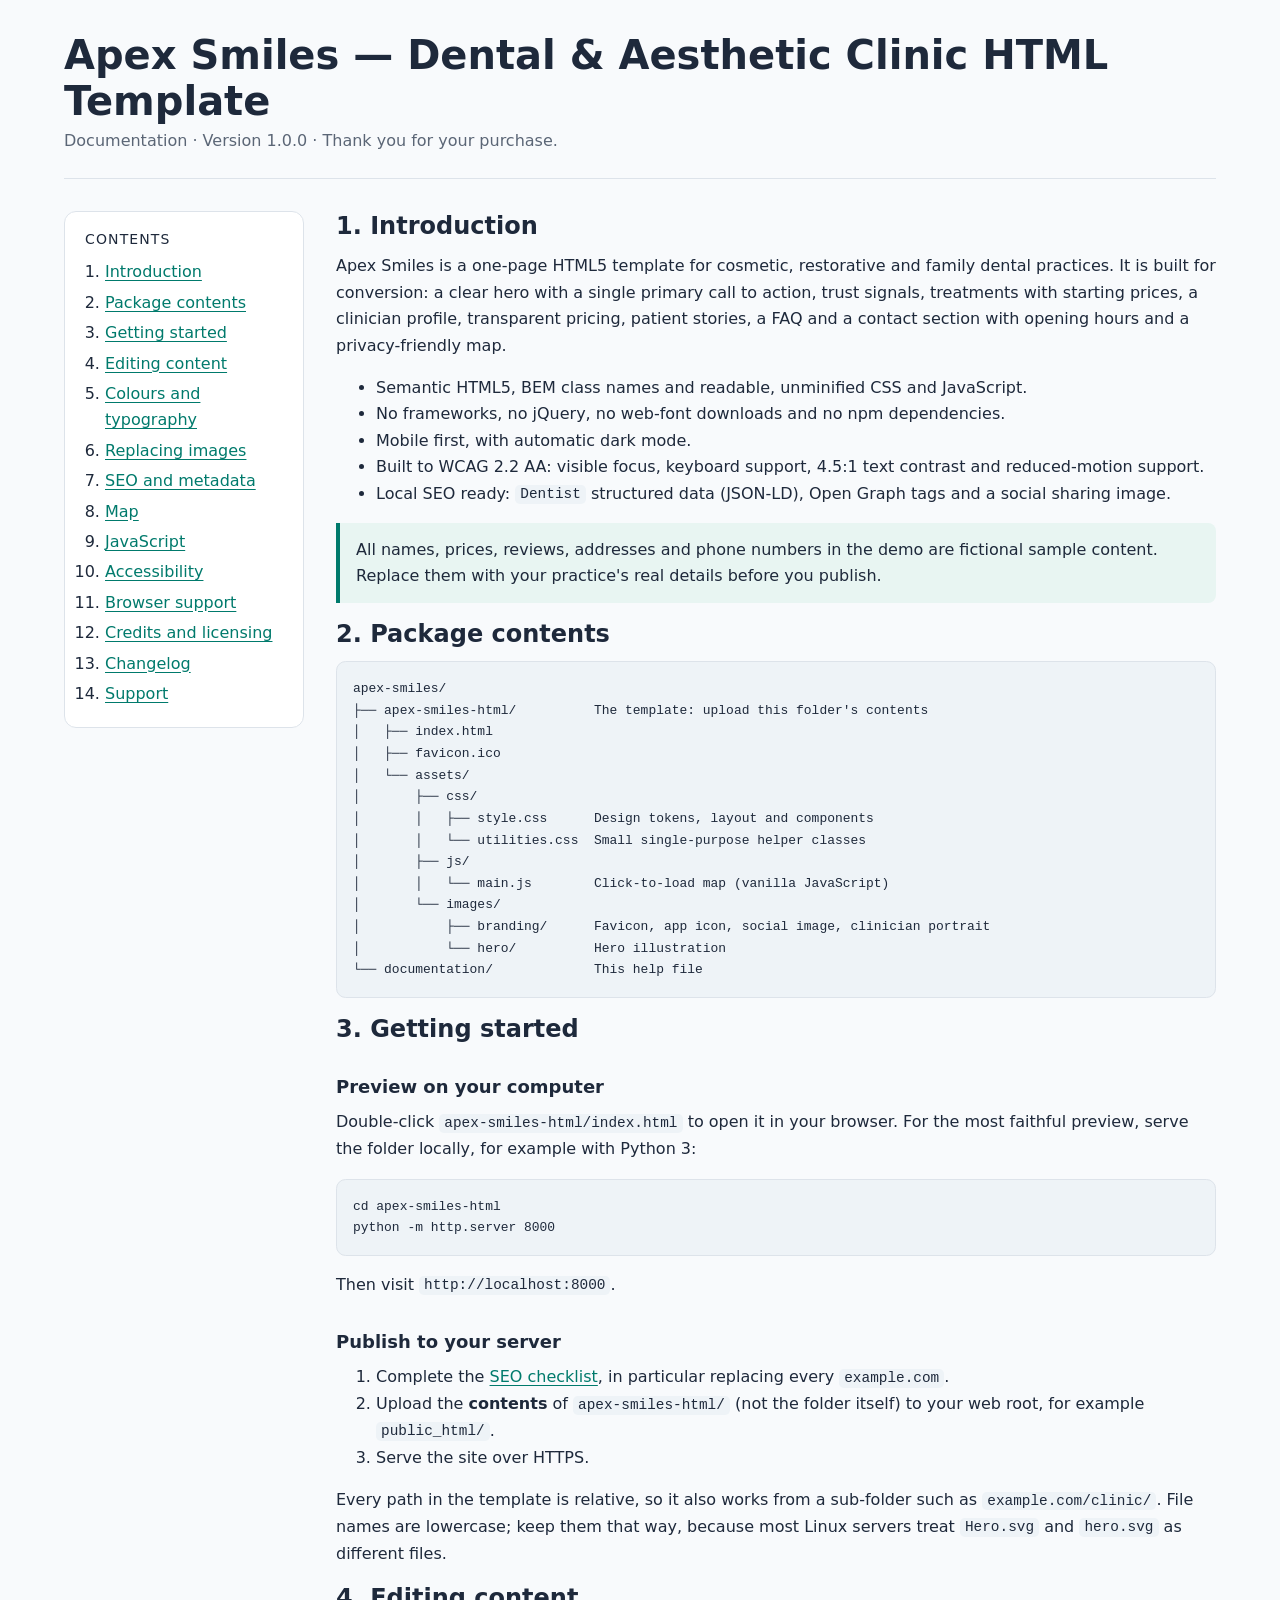
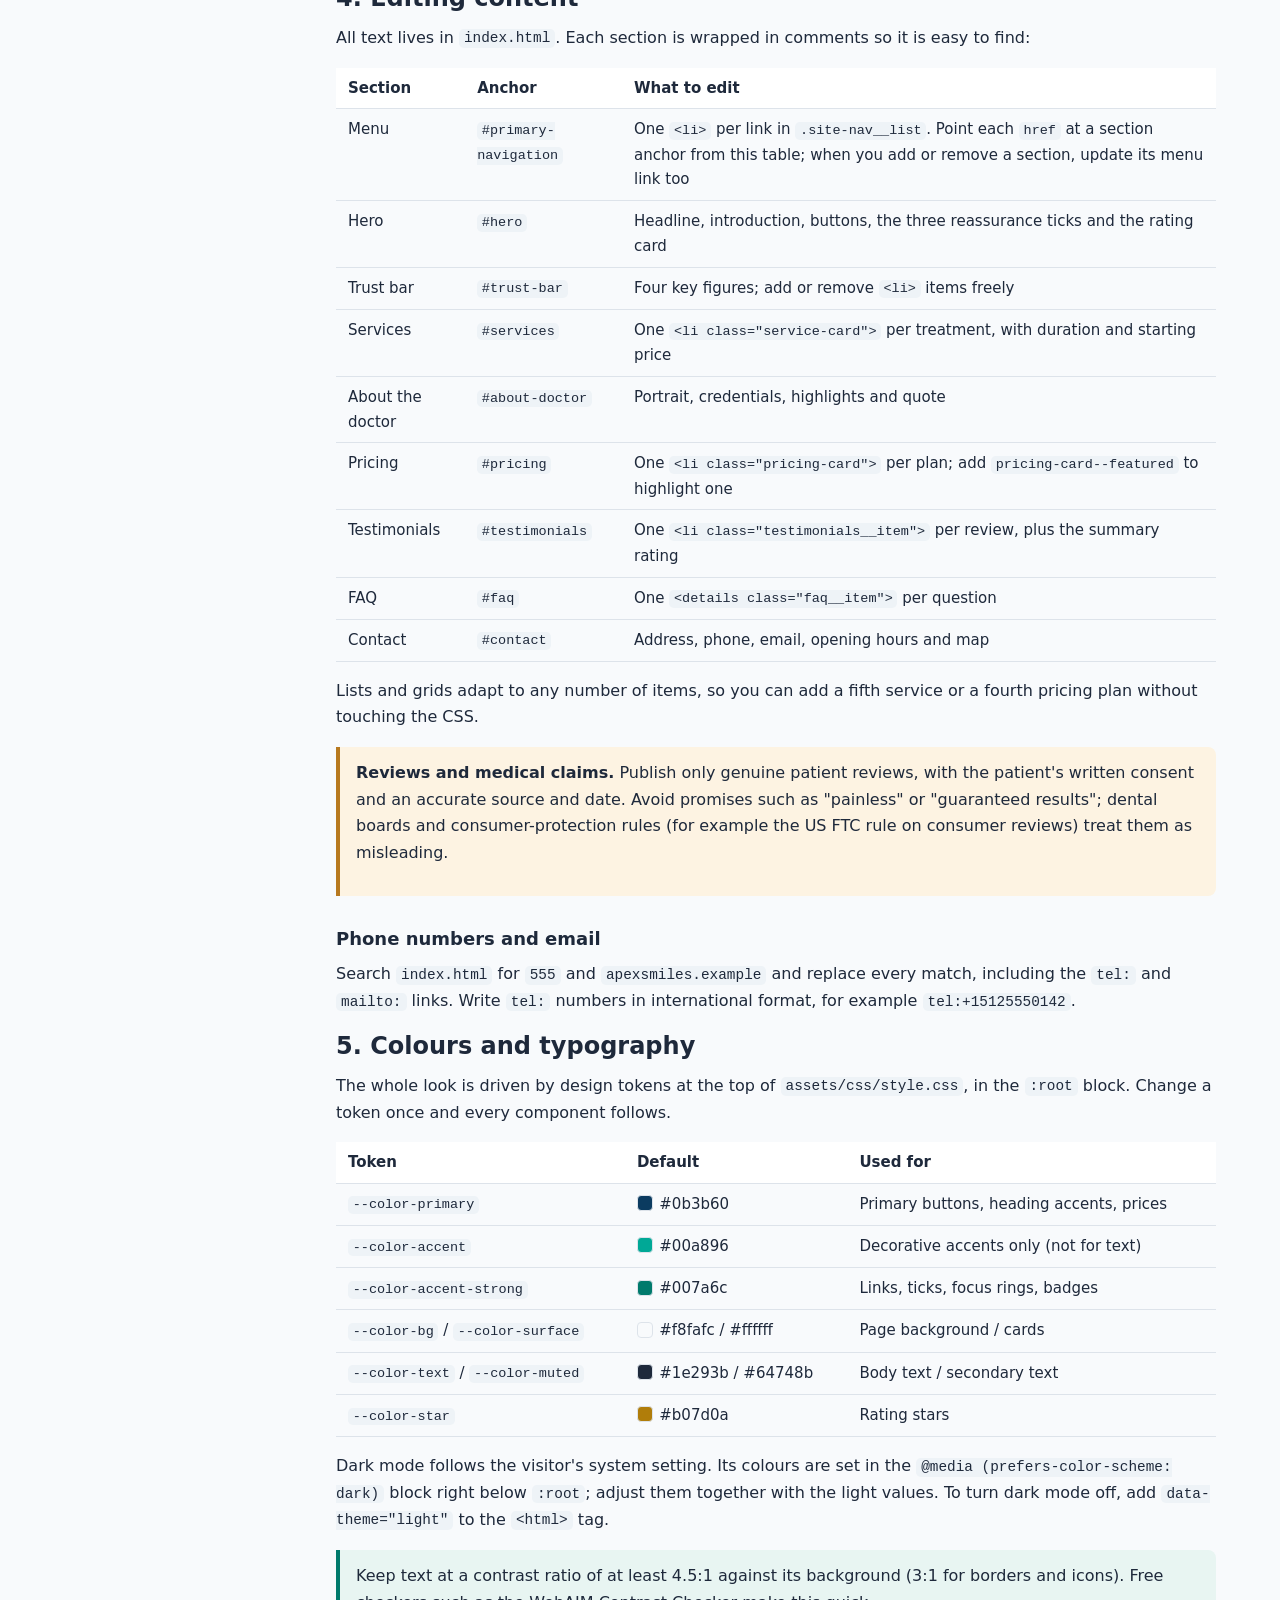
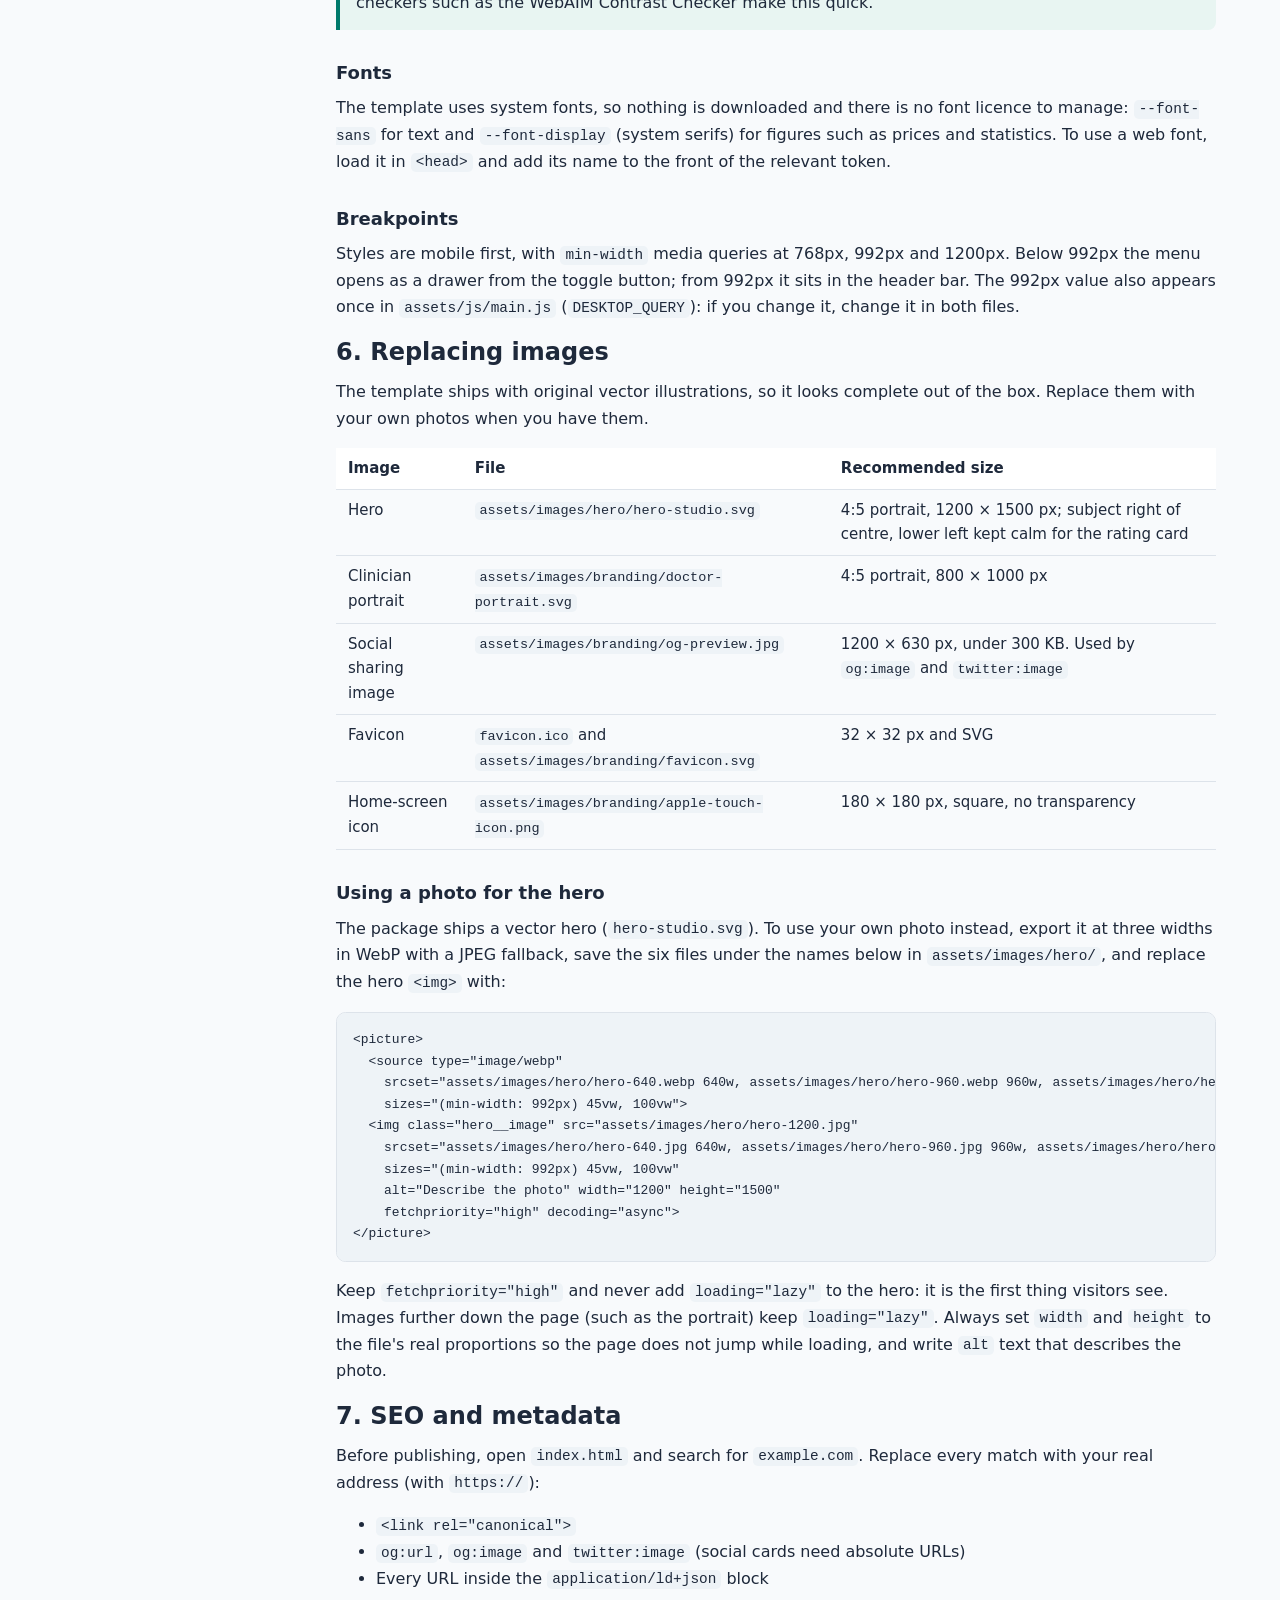
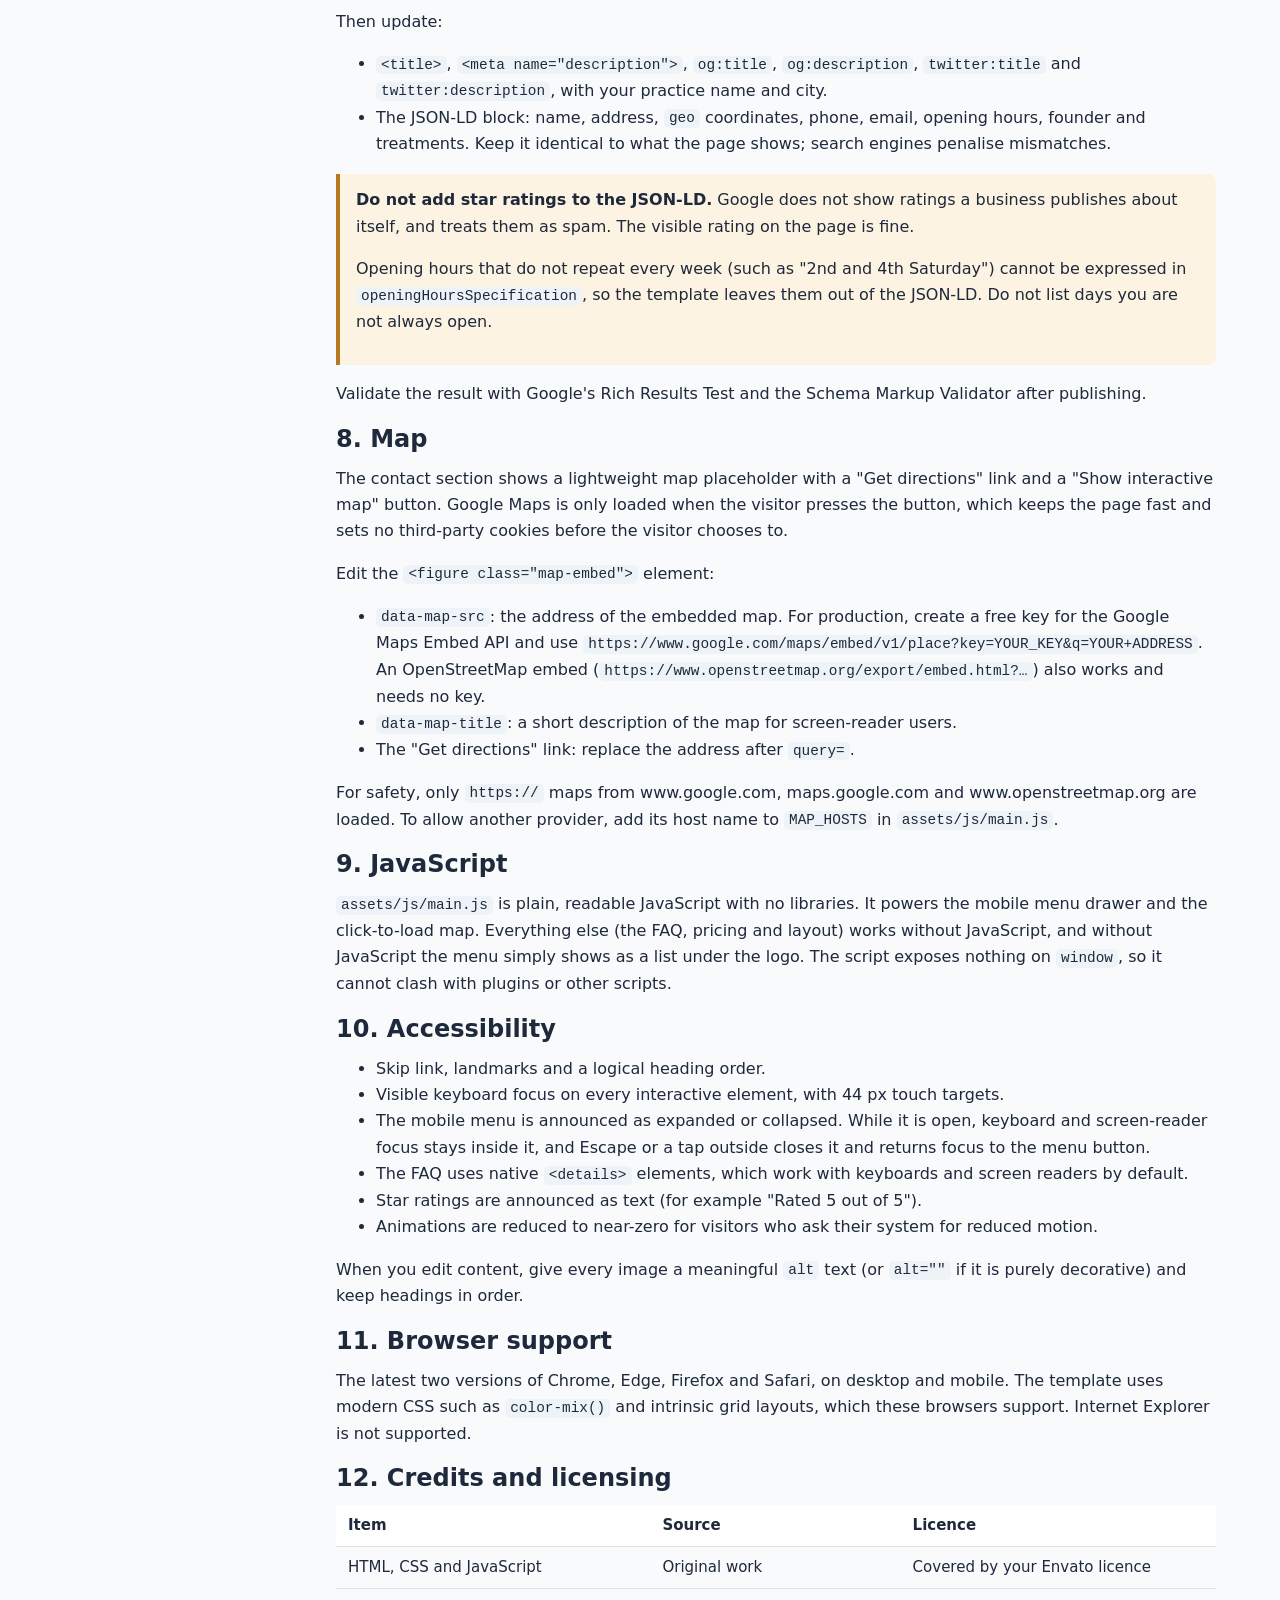
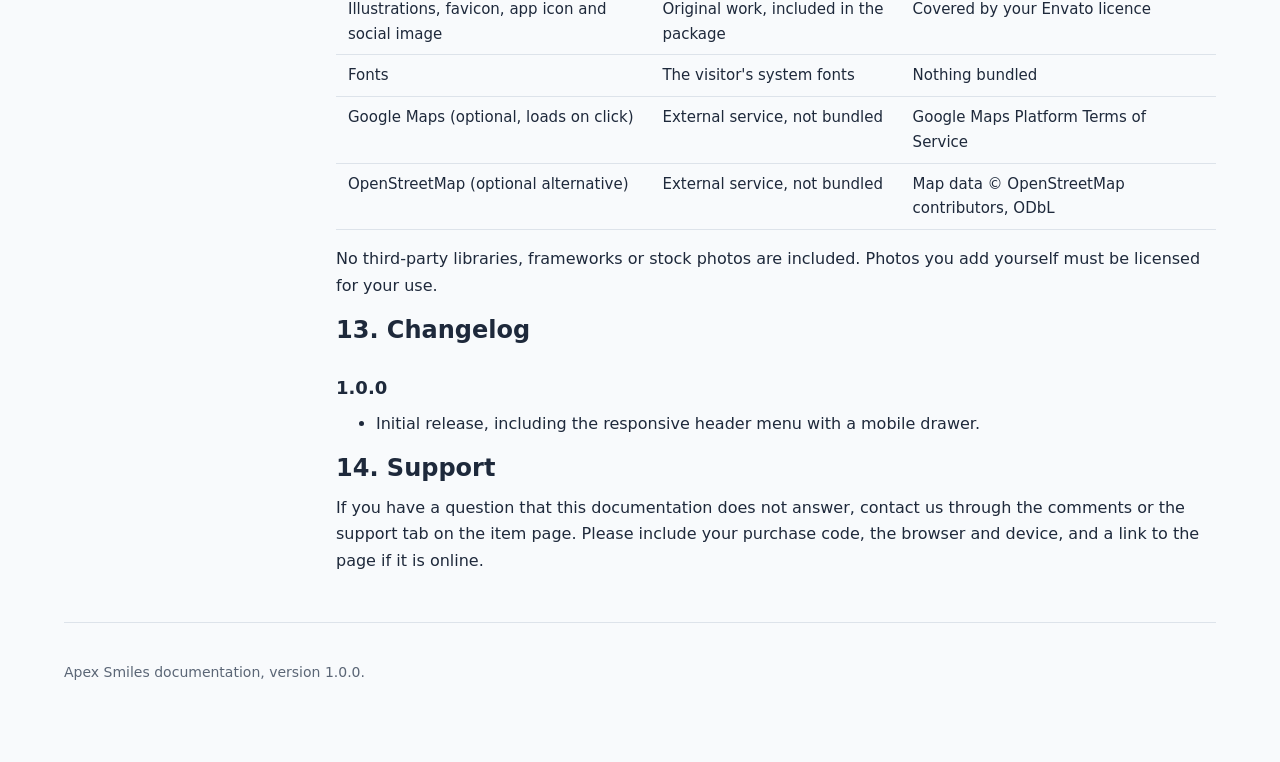
<file: documentation/index.html>
<!DOCTYPE html>
<html lang="en">
<head>
  <meta charset="utf-8">
  <meta name="viewport" content="width=device-width, initial-scale=1">
  <title>Apex Smiles Documentation</title>
  <meta name="robots" content="noindex">
  <link rel="stylesheet" href="assets/docs.css">
</head>
<body>
  <div class="docs">
    <header class="docs__header">
      <h1 class="docs__title">Apex Smiles — Dental &amp; Aesthetic Clinic HTML Template</h1>
      <p class="docs__meta">Documentation · Version 1.0.0 · Thank you for your purchase.</p>
    </header>

    <nav class="docs__toc" aria-labelledby="docs-toc-title">
      <p class="docs__toc-title" id="docs-toc-title">Contents</p>
      <ol>
        <li><a href="#introduction">Introduction</a></li>
        <li><a href="#package">Package contents</a></li>
        <li><a href="#getting-started">Getting started</a></li>
        <li><a href="#content">Editing content</a></li>
        <li><a href="#colors">Colours and typography</a></li>
        <li><a href="#images">Replacing images</a></li>
        <li><a href="#seo">SEO and metadata</a></li>
        <li><a href="#map">Map</a></li>
        <li><a href="#javascript">JavaScript</a></li>
        <li><a href="#accessibility">Accessibility</a></li>
        <li><a href="#browsers">Browser support</a></li>
        <li><a href="#credits">Credits and licensing</a></li>
        <li><a href="#changelog">Changelog</a></li>
        <li><a href="#support">Support</a></li>
      </ol>
    </nav>

    <main class="docs__content">
      <section id="introduction" aria-labelledby="introduction-title">
        <h2 id="introduction-title">1. Introduction</h2>
        <p>Apex Smiles is a one-page HTML5 template for cosmetic, restorative and family dental practices. It is built for conversion: a clear hero with a single primary call to action, trust signals, treatments with starting prices, a clinician profile, transparent pricing, patient stories, a FAQ and a contact section with opening hours and a privacy-friendly map.</p>
        <ul>
          <li>Semantic HTML5, BEM class names and readable, unminified CSS and JavaScript.</li>
          <li>No frameworks, no jQuery, no web-font downloads and no npm dependencies.</li>
          <li>Mobile first, with automatic dark mode.</li>
          <li>Built to WCAG 2.2 AA: visible focus, keyboard support, 4.5:1 text contrast and reduced-motion support.</li>
          <li>Local SEO ready: <code>Dentist</code> structured data (JSON-LD), Open Graph tags and a social sharing image.</li>
        </ul>
        <p class="docs__note">All names, prices, reviews, addresses and phone numbers in the demo are fictional sample content. Replace them with your practice's real details before you publish.</p>
      </section>

      <section id="package" aria-labelledby="package-title">
        <h2 id="package-title">2. Package contents</h2>
<pre><code>apex-smiles/
├── apex-smiles-html/          The template: upload this folder's contents
│   ├── index.html
│   ├── favicon.ico
│   └── assets/
│       ├── css/
│       │   ├── style.css      Design tokens, layout and components
│       │   └── utilities.css  Small single-purpose helper classes
│       ├── js/
│       │   └── main.js        Click-to-load map (vanilla JavaScript)
│       └── images/
│           ├── branding/      Favicon, app icon, social image, clinician portrait
│           └── hero/          Hero illustration
└── documentation/             This help file</code></pre>
      </section>

      <section id="getting-started" aria-labelledby="getting-started-title">
        <h2 id="getting-started-title">3. Getting started</h2>
        <h3>Preview on your computer</h3>
        <p>Double-click <code>apex-smiles-html/index.html</code> to open it in your browser. For the most faithful preview, serve the folder locally, for example with Python 3:</p>
<pre><code>cd apex-smiles-html
python -m http.server 8000</code></pre>
        <p>Then visit <code>http://localhost:8000</code>.</p>
        <h3>Publish to your server</h3>
        <ol>
          <li>Complete the <a href="#seo">SEO checklist</a>, in particular replacing every <code>example.com</code>.</li>
          <li>Upload the <strong>contents</strong> of <code>apex-smiles-html/</code> (not the folder itself) to your web root, for example <code>public_html/</code>.</li>
          <li>Serve the site over HTTPS.</li>
        </ol>
        <p>Every path in the template is relative, so it also works from a sub-folder such as <code>example.com/clinic/</code>. File names are lowercase; keep them that way, because most Linux servers treat <code>Hero.svg</code> and <code>hero.svg</code> as different files.</p>
      </section>

      <section id="content" aria-labelledby="content-title">
        <h2 id="content-title">4. Editing content</h2>
        <p>All text lives in <code>index.html</code>. Each section is wrapped in comments so it is easy to find:</p>
        <div class="docs__table-wrap">
          <table>
            <thead><tr><th scope="col">Section</th><th scope="col">Anchor</th><th scope="col">What to edit</th></tr></thead>
            <tbody>
              <tr><td>Menu</td><td><code>#primary-navigation</code></td><td>One <code>&lt;li&gt;</code> per link in <code>.site-nav__list</code>. Point each <code>href</code> at a section anchor from this table; when you add or remove a section, update its menu link too</td></tr>
              <tr><td>Hero</td><td><code>#hero</code></td><td>Headline, introduction, buttons, the three reassurance ticks and the rating card</td></tr>
              <tr><td>Trust bar</td><td><code>#trust-bar</code></td><td>Four key figures; add or remove <code>&lt;li&gt;</code> items freely</td></tr>
              <tr><td>Services</td><td><code>#services</code></td><td>One <code>&lt;li class="service-card"&gt;</code> per treatment, with duration and starting price</td></tr>
              <tr><td>About the doctor</td><td><code>#about-doctor</code></td><td>Portrait, credentials, highlights and quote</td></tr>
              <tr><td>Pricing</td><td><code>#pricing</code></td><td>One <code>&lt;li class="pricing-card"&gt;</code> per plan; add <code>pricing-card--featured</code> to highlight one</td></tr>
              <tr><td>Testimonials</td><td><code>#testimonials</code></td><td>One <code>&lt;li class="testimonials__item"&gt;</code> per review, plus the summary rating</td></tr>
              <tr><td>FAQ</td><td><code>#faq</code></td><td>One <code>&lt;details class="faq__item"&gt;</code> per question</td></tr>
              <tr><td>Contact</td><td><code>#contact</code></td><td>Address, phone, email, opening hours and map</td></tr>
            </tbody>
          </table>
        </div>
        <p>Lists and grids adapt to any number of items, so you can add a fifth service or a fourth pricing plan without touching the CSS.</p>
        <div class="docs__warning">
          <p><strong>Reviews and medical claims.</strong> Publish only genuine patient reviews, with the patient's written consent and an accurate source and date. Avoid promises such as "painless" or "guaranteed results"; dental boards and consumer-protection rules (for example the US FTC rule on consumer reviews) treat them as misleading.</p>
        </div>
        <h3>Phone numbers and email</h3>
        <p>Search <code>index.html</code> for <code>555</code> and <code>apexsmiles.example</code> and replace every match, including the <code>tel:</code> and <code>mailto:</code> links. Write <code>tel:</code> numbers in international format, for example <code>tel:+15125550142</code>.</p>
      </section>

      <section id="colors" aria-labelledby="colors-title">
        <h2 id="colors-title">5. Colours and typography</h2>
        <p>The whole look is driven by design tokens at the top of <code>assets/css/style.css</code>, in the <code>:root</code> block. Change a token once and every component follows.</p>
        <div class="docs__table-wrap">
          <table>
            <thead><tr><th scope="col">Token</th><th scope="col">Default</th><th scope="col">Used for</th></tr></thead>
            <tbody>
              <tr><td><code>--color-primary</code></td><td><span class="docs__swatch docs__swatch--primary"></span>#0b3b60</td><td>Primary buttons, heading accents, prices</td></tr>
              <tr><td><code>--color-accent</code></td><td><span class="docs__swatch docs__swatch--accent"></span>#00a896</td><td>Decorative accents only (not for text)</td></tr>
              <tr><td><code>--color-accent-strong</code></td><td><span class="docs__swatch docs__swatch--accent-strong"></span>#007a6c</td><td>Links, ticks, focus rings, badges</td></tr>
              <tr><td><code>--color-bg</code> / <code>--color-surface</code></td><td><span class="docs__swatch docs__swatch--bg"></span>#f8fafc / #ffffff</td><td>Page background / cards</td></tr>
              <tr><td><code>--color-text</code> / <code>--color-muted</code></td><td><span class="docs__swatch docs__swatch--text"></span>#1e293b / #64748b</td><td>Body text / secondary text</td></tr>
              <tr><td><code>--color-star</code></td><td><span class="docs__swatch docs__swatch--star"></span>#b07d0a</td><td>Rating stars</td></tr>
            </tbody>
          </table>
        </div>
        <p>Dark mode follows the visitor's system setting. Its colours are set in the <code>@media (prefers-color-scheme: dark)</code> block right below <code>:root</code>; adjust them together with the light values. To turn dark mode off, add <code>data-theme="light"</code> to the <code>&lt;html&gt;</code> tag.</p>
        <p class="docs__note">Keep text at a contrast ratio of at least 4.5:1 against its background (3:1 for borders and icons). Free checkers such as the WebAIM Contrast Checker make this quick.</p>
        <h3>Fonts</h3>
        <p>The template uses system fonts, so nothing is downloaded and there is no font licence to manage: <code>--font-sans</code> for text and <code>--font-display</code> (system serifs) for figures such as prices and statistics. To use a web font, load it in <code>&lt;head&gt;</code> and add its name to the front of the relevant token.</p>
        <h3>Breakpoints</h3>
        <p>Styles are mobile first, with <code>min-width</code> media queries at 768px, 992px and 1200px. Below 992px the menu opens as a drawer from the toggle button; from 992px it sits in the header bar. The 992px value also appears once in <code>assets/js/main.js</code> (<code>DESKTOP_QUERY</code>): if you change it, change it in both files.</p>
      </section>

      <section id="images" aria-labelledby="images-title">
        <h2 id="images-title">6. Replacing images</h2>
        <p>The template ships with original vector illustrations, so it looks complete out of the box. Replace them with your own photos when you have them.</p>
        <div class="docs__table-wrap">
          <table>
            <thead><tr><th scope="col">Image</th><th scope="col">File</th><th scope="col">Recommended size</th></tr></thead>
            <tbody>
              <tr><td>Hero</td><td><code>assets/images/hero/hero-studio.svg</code></td><td>4:5 portrait, 1200 × 1500 px; subject right of centre, lower left kept calm for the rating card</td></tr>
              <tr><td>Clinician portrait</td><td><code>assets/images/branding/doctor-portrait.svg</code></td><td>4:5 portrait, 800 × 1000 px</td></tr>
              <tr><td>Social sharing image</td><td><code>assets/images/branding/og-preview.jpg</code></td><td>1200 × 630 px, under 300 KB. Used by <code>og:image</code> and <code>twitter:image</code></td></tr>
              <tr><td>Favicon</td><td><code>favicon.ico</code> and <code>assets/images/branding/favicon.svg</code></td><td>32 × 32 px and SVG</td></tr>
              <tr><td>Home-screen icon</td><td><code>assets/images/branding/apple-touch-icon.png</code></td><td>180 × 180 px, square, no transparency</td></tr>
            </tbody>
          </table>
        </div>
        <h3>Using a photo for the hero</h3>
        <p>The package ships a vector hero (<code>hero-studio.svg</code>). To use your own photo instead, export it at three widths in WebP with a JPEG fallback, save the six files under the names below in <code>assets/images/hero/</code>, and replace the hero <code>&lt;img&gt;</code> with:</p>
<pre><code>&lt;picture&gt;
  &lt;source type="image/webp"
    srcset="assets/images/hero/hero-640.webp 640w, assets/images/hero/hero-960.webp 960w, assets/images/hero/hero-1200.webp 1200w"
    sizes="(min-width: 992px) 45vw, 100vw"&gt;
  &lt;img class="hero__image" src="assets/images/hero/hero-1200.jpg"
    srcset="assets/images/hero/hero-640.jpg 640w, assets/images/hero/hero-960.jpg 960w, assets/images/hero/hero-1200.jpg 1200w"
    sizes="(min-width: 992px) 45vw, 100vw"
    alt="Describe the photo" width="1200" height="1500"
    fetchpriority="high" decoding="async"&gt;
&lt;/picture&gt;</code></pre>
        <p>Keep <code>fetchpriority="high"</code> and never add <code>loading="lazy"</code> to the hero: it is the first thing visitors see. Images further down the page (such as the portrait) keep <code>loading="lazy"</code>. Always set <code>width</code> and <code>height</code> to the file's real proportions so the page does not jump while loading, and write <code>alt</code> text that describes the photo.</p>
      </section>

      <section id="seo" aria-labelledby="seo-title">
        <h2 id="seo-title">7. SEO and metadata</h2>
        <p>Before publishing, open <code>index.html</code> and search for <code>example.com</code>. Replace every match with your real address (with <code>https://</code>):</p>
        <ul>
          <li><code>&lt;link rel="canonical"&gt;</code></li>
          <li><code>og:url</code>, <code>og:image</code> and <code>twitter:image</code> (social cards need absolute URLs)</li>
          <li>Every URL inside the <code>application/ld+json</code> block</li>
        </ul>
        <p>Then update:</p>
        <ul>
          <li><code>&lt;title&gt;</code>, <code>&lt;meta name="description"&gt;</code>, <code>og:title</code>, <code>og:description</code>, <code>twitter:title</code> and <code>twitter:description</code>, with your practice name and city.</li>
          <li>The JSON-LD block: name, address, <code>geo</code> coordinates, phone, email, opening hours, founder and treatments. Keep it identical to what the page shows; search engines penalise mismatches.</li>
        </ul>
        <div class="docs__warning">
          <p><strong>Do not add star ratings to the JSON-LD.</strong> Google does not show ratings a business publishes about itself, and treats them as spam. The visible rating on the page is fine.</p>
          <p>Opening hours that do not repeat every week (such as "2nd and 4th Saturday") cannot be expressed in <code>openingHoursSpecification</code>, so the template leaves them out of the JSON-LD. Do not list days you are not always open.</p>
        </div>
        <p>Validate the result with Google's Rich Results Test and the Schema Markup Validator after publishing.</p>
      </section>

      <section id="map" aria-labelledby="map-title">
        <h2 id="map-title">8. Map</h2>
        <p>The contact section shows a lightweight map placeholder with a "Get directions" link and a "Show interactive map" button. Google Maps is only loaded when the visitor presses the button, which keeps the page fast and sets no third-party cookies before the visitor chooses to.</p>
        <p>Edit the <code>&lt;figure class="map-embed"&gt;</code> element:</p>
        <ul>
          <li><code>data-map-src</code>: the address of the embedded map. For production, create a free key for the Google Maps Embed API and use <code>https://www.google.com/maps/embed/v1/place?key=YOUR_KEY&amp;q=YOUR+ADDRESS</code>. An OpenStreetMap embed (<code>https://www.openstreetmap.org/export/embed.html?…</code>) also works and needs no key.</li>
          <li><code>data-map-title</code>: a short description of the map for screen-reader users.</li>
          <li>The "Get directions" link: replace the address after <code>query=</code>.</li>
        </ul>
        <p>For safety, only <code>https://</code> maps from www.google.com, maps.google.com and www.openstreetmap.org are loaded. To allow another provider, add its host name to <code>MAP_HOSTS</code> in <code>assets/js/main.js</code>.</p>
      </section>

      <section id="javascript" aria-labelledby="javascript-title">
        <h2 id="javascript-title">9. JavaScript</h2>
        <p><code>assets/js/main.js</code> is plain, readable JavaScript with no libraries. It powers the mobile menu drawer and the click-to-load map. Everything else (the FAQ, pricing and layout) works without JavaScript, and without JavaScript the menu simply shows as a list under the logo. The script exposes nothing on <code>window</code>, so it cannot clash with plugins or other scripts.</p>
      </section>

      <section id="accessibility" aria-labelledby="accessibility-title">
        <h2 id="accessibility-title">10. Accessibility</h2>
        <ul>
          <li>Skip link, landmarks and a logical heading order.</li>
          <li>Visible keyboard focus on every interactive element, with 44 px touch targets.</li>
          <li>The mobile menu is announced as expanded or collapsed. While it is open, keyboard and screen-reader focus stays inside it, and Escape or a tap outside closes it and returns focus to the menu button.</li>
          <li>The FAQ uses native <code>&lt;details&gt;</code> elements, which work with keyboards and screen readers by default.</li>
          <li>Star ratings are announced as text (for example "Rated 5 out of 5").</li>
          <li>Animations are reduced to near-zero for visitors who ask their system for reduced motion.</li>
        </ul>
        <p>When you edit content, give every image a meaningful <code>alt</code> text (or <code>alt=""</code> if it is purely decorative) and keep headings in order.</p>
      </section>

      <section id="browsers" aria-labelledby="browsers-title">
        <h2 id="browsers-title">11. Browser support</h2>
        <p>The latest two versions of Chrome, Edge, Firefox and Safari, on desktop and mobile. The template uses modern CSS such as <code>color-mix()</code> and intrinsic grid layouts, which these browsers support. Internet Explorer is not supported.</p>
      </section>

      <section id="credits" aria-labelledby="credits-title">
        <h2 id="credits-title">12. Credits and licensing</h2>
        <div class="docs__table-wrap">
          <table>
            <thead><tr><th scope="col">Item</th><th scope="col">Source</th><th scope="col">Licence</th></tr></thead>
            <tbody>
              <tr><td>HTML, CSS and JavaScript</td><td>Original work</td><td>Covered by your Envato licence</td></tr>
              <tr><td>Illustrations, favicon, app icon and social image</td><td>Original work, included in the package</td><td>Covered by your Envato licence</td></tr>
              <tr><td>Fonts</td><td>The visitor's system fonts</td><td>Nothing bundled</td></tr>
              <tr><td>Google Maps (optional, loads on click)</td><td>External service, not bundled</td><td>Google Maps Platform Terms of Service</td></tr>
              <tr><td>OpenStreetMap (optional alternative)</td><td>External service, not bundled</td><td>Map data © OpenStreetMap contributors, ODbL</td></tr>
            </tbody>
          </table>
        </div>
        <p>No third-party libraries, frameworks or stock photos are included. Photos you add yourself must be licensed for your use.</p>
      </section>

      <section id="changelog" aria-labelledby="changelog-title">
        <h2 id="changelog-title">13. Changelog</h2>
        <h3>1.0.0</h3>
        <ul>
          <li>Initial release, including the responsive header menu with a mobile drawer.</li>
        </ul>
      </section>

      <section id="support" aria-labelledby="support-title">
        <h2 id="support-title">14. Support</h2>
        <p>If you have a question that this documentation does not answer, contact us through the comments or the support tab on the item page. Please include your purchase code, the browser and device, and a link to the page if it is online.</p>
      </section>
    </main>

    <footer class="docs__footer">
      <p>Apex Smiles documentation, version 1.0.0.</p>
    </footer>
  </div>
</body>
</html>
</file>
<file: assets/css/style.css>
/*
 * Apex Smiles
 *
 * Mobile-first min-width breakpoints: 768px, 992px, 1200px.
 * 992px is mirrored in assets/js/main.js when navigation ships; change both together.
 *
 * Declaration order: custom properties, positioning, display and layout,
 * box model, border, background and effects, typography, interaction.
 */

/* ================= 01. Design tokens ================= */

:root {
  --color-primary: #0b3b60;
  --color-on-primary: #ffffff;
  --color-accent: #00a896;
  --color-accent-strong: #007a6c;
  --color-bg: #f8fafc;
  --color-surface: #ffffff;
  --color-text: #1e293b;
  --color-muted: #64748b;
  --color-danger: #b42318;
  --color-star: #b07d0a; /* rating stars: 3.6:1 on surface (#d4a017 was 2.4:1) */
  --color-scrim: rgb(15 23 42 / 0.45); /* behind the mobile drawer; always darkens */
  --tone: #000000;

  --color-primary-hover: color-mix(in srgb, var(--color-primary) 80%, var(--tone));
  --color-line: color-mix(in srgb, var(--color-text) 12%, transparent);
  --color-field-border: color-mix(in srgb, var(--color-text) 55%, var(--color-surface));
  --color-glow: color-mix(in srgb, var(--color-accent) 14%, transparent);
  --color-accent-soft: color-mix(in srgb, var(--color-accent) 12%, var(--color-surface));
  --color-warm-border: color-mix(in srgb, #c4a484 55%, var(--color-accent));
  --border: 1px solid var(--color-line);
  --shadow: 0 12px 32px color-mix(in srgb, var(--color-primary) 10%, transparent);
  --shadow-lift:
    0 4px 10px color-mix(in srgb, var(--color-primary) 6%, transparent),
    0 18px 40px color-mix(in srgb, var(--color-primary) 14%, transparent);
  --shadow-cta: 0 10px 24px -10px color-mix(in srgb, var(--color-primary) 65%, transparent);
  --icon-plus: url("data:image/svg+xml,%3Csvg xmlns='http://www.w3.org/2000/svg' viewBox='0 0 16 16'%3E%3Cpath d='M8 2.5v11M2.5 8h11' fill='none' stroke='%23000' stroke-width='1.75' stroke-linecap='round'/%3E%3C/svg%3E");
  --icon-check: url("data:image/svg+xml,%3Csvg xmlns='http://www.w3.org/2000/svg' viewBox='0 0 16 16'%3E%3Cpath d='M3 8.5 6.5 12 13 4.5' fill='none' stroke='%23000' stroke-width='1.75' stroke-linecap='round' stroke-linejoin='round'/%3E%3C/svg%3E");

  --ease-out-expo: cubic-bezier(0.16, 1, 0.3, 1);
  --duration-fast: 0.2s;
  --duration-motion: 0.25s;
  --lift: 0.25rem;

  --space-2xs: 0.25rem;
  --space-xs: 0.5rem;
  --space-sm: 1rem;
  --space-md: 1.5rem;
  --space-lg: 2rem;
  --space-xl: 3rem;
  --space-2xl: 4rem;
  --space-fluid: clamp(var(--space-lg), 1rem + 4vw, var(--space-2xl));

  --radius-sm: 0.5rem;
  --radius-lg: 1.25rem;
  --radius-pill: 999px;

  --font-sans: system-ui, -apple-system, "Segoe UI", Roboto, "Helvetica Neue", Arial, sans-serif;
  /* System serifs only: no web-font download and no font licence to clear (rule 7). */
  --font-display: "Iowan Old Style", "Palatino Linotype", Palatino, "Book Antiqua", Georgia, serif;
  --weight-medium: 500;
  --weight-semibold: 600;
  --text-xs: 0.8125rem; /* tracked uppercase labels only, never body copy */
  --text-small: clamp(0.875rem, 0.84rem + 0.15vw, 0.9375rem);
  --text-button: 1.0625rem; /* fixed, so both hero CTAs fit one row in the desktop column */
  --text-body: clamp(1rem, 0.96rem + 0.2vw, 1.125rem);
  --text-form: max(16px, 1rem);
  --text-h1: clamp(2rem, 1.25rem + 3vw, 3.25rem);
  --text-h2: clamp(1.75rem, 1.2rem + 2.2vw, 2.75rem);
  --leading-tight: 1.1;
  --leading-body: 1.65;

  --container: min(72rem, calc(100% - var(--space-lg)));
  --tap-target: 2.75rem;
  --header-offset: calc(var(--tap-target) + var(--space-sm) * 2);

  color-scheme: light;
}

@media (prefers-color-scheme: dark) {
  :root:not([data-theme="light"]) {
    --color-primary: #2dd4bf;
    --color-on-primary: #042f2e;
    --color-accent: #2dd4bf;
    --color-accent-strong: #5eead4;
    --color-bg: #0f172a;
    --color-surface: #1e293b;
    --color-text: #e2e8f0;
    --color-muted: #94a3b8;
    --color-danger: #fda29b;
    --color-star: #f5c518;
    --color-scrim: rgb(0 0 0 / 0.6);
    --tone: #ffffff;

    color-scheme: dark;
  }
}

/* ================= 02. Reset ================= */

*,
*::before,
*::after {
  box-sizing: border-box;
}

html {
  -webkit-text-size-adjust: 100%;
  text-size-adjust: 100%;
  scroll-behavior: smooth;
  scroll-padding-top: calc(var(--header-offset) + var(--space-sm));
  scrollbar-gutter: stable;
}

body,
h1,
h2,
h3,
h4,
h5,
h6,
p,
figure,
blockquote,
dl,
dd,
ul,
ol {
  margin: 0;
}

ul[class],
ol[class] {
  padding: 0;
  list-style: none;
}

img,
picture,
svg,
video {
  display: block;
  max-width: 100%;
  height: auto;
}

button,
input,
select,
textarea {
  color: inherit;
  font: inherit;
  letter-spacing: inherit;
}

/* ================= 03. Base ================= */

body {
  min-height: 100vh;
  min-height: 100svh;
  background:
    radial-gradient(ellipse 70% 45% at 100% 0%, var(--color-glow), transparent 55%),
    var(--color-bg);
  color: var(--color-text);
  font-family: var(--font-sans);
  font-size: var(--text-body);
  line-height: var(--leading-body);
  -webkit-font-smoothing: antialiased;
  -moz-osx-font-smoothing: grayscale;
  overflow-wrap: break-word;
}

h1,
h2,
h3,
h4,
h5,
h6 {
  color: var(--color-text);
  font-weight: var(--weight-medium);
  line-height: var(--leading-tight);
}

h1 {
  font-size: var(--text-h1);
}

h2 {
  font-size: var(--text-h2);
}

a {
  color: inherit;
  text-decoration-thickness: 1px;
  text-underline-offset: 0.2em;
}

:focus-visible {
  outline: 2px solid var(--color-accent-strong);
  outline-offset: 3px;
}

/* ================= 04. Layout ================= */

/* Each band is its own container. .site-main is not one: nesting a container in a
   container insets every band 1rem further than the header. The site header is the
   exception: it is full bleed and lines its content up with this width through
   padding (06. Site header). */
.site-footer,
.section,
.hero,
.trust-bar {
  width: var(--container);
  margin-inline: auto;
}

.section {
  padding-block: var(--space-fluid);
}

.section__header {
  display: grid;
  gap: var(--space-sm);
  margin-bottom: var(--space-lg);
  max-width: 40rem;
}

.section__badge {
  color: var(--color-accent-strong);
  font-size: var(--text-small);
  font-weight: var(--weight-semibold);
  letter-spacing: 0.12em;
  text-transform: uppercase;
}

.section__lead {
  color: var(--color-muted);
}

/* ================= 05. Skip link ================= */

.skip-link {
  position: absolute;
  top: var(--space-xs);
  left: var(--space-xs);
  z-index: 2;
  padding: var(--space-xs) var(--space-sm);
  border-radius: var(--radius-pill);
  background: var(--color-primary);
  transform: translateY(-150%);
  color: var(--color-on-primary);
  font-weight: var(--weight-semibold);
  text-decoration: none;
}

.skip-link:focus {
  transform: none;
}

/* ================= 06. Site header / footer ================= */

/* Brand and menu toggle in a sticky bar; a horizontal menu from 992px. Without
   JavaScript the menu stays in the flow under the brand and the toggle stays hidden.
   The drawer and its backdrop live inside the header on purpose: the sticky header has
   a z-index, so it is its own stacking context and nothing inside it can rise above
   anything outside it. Inside it the layers are backdrop (1), drawer (2), toggle (3),
   so the close button stays visible over the open drawer and every link is tappable. */
.site-header {
  position: sticky;
  top: 0;
  z-index: 40;
  display: flex;
  flex-wrap: wrap;
  align-items: center;
  justify-content: space-between;
  gap: var(--space-sm);
  padding-block: var(--space-sm);
  /* Full bleed: the bar's background spans the viewport, and this padding equals the
     gutter --container leaves, so the brand and menu line up with every band below. */
  padding-inline: max(var(--space-sm), calc((100% - 72rem) / 2));
  background-color: color-mix(in srgb, var(--color-bg) 92%, transparent);
}

.site-header__brand {
  font-size: 1.25rem;
  font-weight: var(--weight-semibold);
  letter-spacing: -0.02em;
  text-decoration: none;
}

/* ---- Menu toggle (mobile, JavaScript only) ---- */

.site-nav__toggle {
  --toggle-bar: 1.25rem;
  --toggle-line: 2px;
  --toggle-gap: 0.35rem;
  --toggle-shift: calc(var(--toggle-gap) + var(--toggle-line));

  position: relative;
  z-index: 3;
  display: none;
  flex: none;
  align-items: center;
  justify-content: center;
  width: var(--tap-target);
  height: var(--tap-target);
  padding: 0;
  border: 1px solid var(--color-field-border);
  border-radius: var(--radius-sm);
  background: var(--color-surface);
  color: var(--color-text);
  cursor: pointer;
}

.js .site-nav__toggle {
  display: inline-flex;
  flex-direction: column;
}

.site-nav__toggle-line {
  display: block;
  width: var(--toggle-bar);
  height: var(--toggle-line);
  border-radius: var(--toggle-line);
  background: currentColor;
  transition:
    transform var(--duration-motion) var(--ease-out-expo),
    opacity var(--duration-fast) var(--ease-out-expo);
}

.site-nav__toggle-line + .site-nav__toggle-line {
  margin-top: var(--toggle-gap);
}

/* The three bars become an X while the drawer is open. */
.site-nav__toggle[aria-expanded="true"] .site-nav__toggle-line:nth-child(1) {
  transform: translateY(var(--toggle-shift)) rotate(45deg);
}

.site-nav__toggle[aria-expanded="true"] .site-nav__toggle-line:nth-child(2) {
  opacity: 0;
  transform: scaleX(0);
}

.site-nav__toggle[aria-expanded="true"] .site-nav__toggle-line:nth-child(3) {
  transform: translateY(calc(var(--toggle-shift) * -1)) rotate(-45deg);
}

/* ---- Navigation: a drawer on mobile, the bar's menu from 992px ---- */

.site-nav {
  flex-basis: 100%;
  min-width: 0;
}

.site-nav__list {
  display: flex;
  flex-direction: column;
  align-items: flex-start;
  gap: var(--space-2xs);
}

.site-nav__link {
  position: relative;
  display: inline-flex;
  align-items: center;
  min-height: var(--tap-target);
  font-weight: var(--weight-medium);
  text-decoration: none;
}

.js .site-nav {
  position: fixed;
  top: 0;
  right: 0;
  z-index: 2;
  display: flex;
  flex-direction: column;
  width: min(20rem, 80vw);
  height: 100vh;
  height: 100dvh;
  padding: calc(var(--header-offset) + var(--space-sm)) var(--space-md) var(--space-md);
  overflow-y: auto;
  overscroll-behavior: contain;
  background-color: var(--color-surface);
  box-shadow: var(--shadow);
  transform: translateX(100%);
  visibility: hidden;
  transition:
    transform var(--duration-motion) var(--ease-out-expo),
    visibility 0s linear var(--duration-motion);
}

.js .site-nav.is-open {
  transform: translateX(0);
  visibility: visible;
  transition:
    transform var(--duration-motion) var(--ease-out-expo),
    visibility 0s linear 0s;
}

/* Set for one frame by App.navigation when the layout returns to mobile, so a drawer
   coming back from the desktop bar snaps off-canvas instead of sliding across. */
.js .site-nav--instant {
  transition: none;
}

.site-header__backdrop {
  position: fixed;
  inset: 0;
  z-index: 1;
  background-color: var(--color-scrim);
  opacity: 0;
  pointer-events: none;
  visibility: hidden;
  transition:
    opacity var(--duration-motion) var(--ease-out-expo),
    visibility 0s linear var(--duration-motion);
}

.site-header__backdrop.is-open {
  opacity: 1;
  pointer-events: auto;
  visibility: visible;
  transition:
    opacity var(--duration-motion) var(--ease-out-expo),
    visibility 0s linear 0s;
}

/* Page scroll is locked on <html>, not <body>: overflow on <body> is handed to the
   viewport, and Chrome then ignores scrollbar-gutter, so the page would shift. */
html.no-scroll {
  overflow: hidden;
}

@media (min-width: 992px) {
  .site-header {
    flex-wrap: nowrap;
    gap: var(--space-md);
  }

  .js .site-nav__toggle,
  .site-header__backdrop {
    display: none;
  }

  .site-nav,
  .js .site-nav,
  .js .site-nav.is-open {
    position: static;
    z-index: auto;
    display: flex;
    flex: 1 1 auto;
    justify-content: flex-end;
    width: auto;
    height: auto;
    padding: 0;
    overflow: visible;
    background: transparent;
    box-shadow: none;
    transform: none;
    visibility: visible;
    transition: none;
  }

  .site-nav__list {
    flex-direction: row;
    flex-wrap: wrap;
    align-items: center;
    justify-content: flex-end;
    gap: var(--space-xs) var(--space-md);
  }

  /* Underline draws in from the left on hover; transform only (rule 14). */
  .site-nav__link::after {
    content: "";
    position: absolute;
    right: 0;
    bottom: var(--space-xs);
    left: 0;
    height: 2px;
    background: currentColor;
    transform: scaleX(0);
    transform-origin: right;
    transition: transform var(--duration-motion) var(--ease-out-expo);
  }

  @media (hover: hover) {
    .site-nav__link:hover::after {
      transform: scaleX(1);
      transform-origin: left;
    }
  }
}

.site-footer {
  display: grid;
  gap: var(--space-sm);
  padding-block: var(--space-xl);
  border-top: var(--border);
  color: var(--color-muted);
}

.site-footer__brand {
  color: var(--color-text);
  font-weight: var(--weight-semibold);
}

/* ================= 07. Buttons ================= */

/* Hover tints are painted on ::before and faded in with opacity, so only transform and
   opacity ever transition (rule 14). isolation keeps that layer behind the label. */
.button {
  position: relative;
  isolation: isolate;
  display: inline-flex;
  align-items: center;
  justify-content: center;
  gap: var(--space-xs);
  min-height: 3.25rem;
  padding: 0.85rem 1.5rem;
  border: 1px solid transparent;
  border-radius: var(--radius-pill);
  font-size: var(--text-button);
  font-weight: var(--weight-semibold);
  line-height: 1.2;
  text-decoration: none;
  transition: transform var(--duration-motion) var(--ease-out-expo);
}

/* Hover elevation shared by buttons and service cards: final shadow (and accent
   edge) paints once on ::before; only opacity animates (rule 14). */
.button::before,
.service-card::before {
  content: "";
  position: absolute;
  inset: -1px;
  border-radius: inherit;
  box-shadow: var(--shadow-lift);
  opacity: 0;
  pointer-events: none;
  transition: opacity var(--duration-fast) var(--ease-out-expo);
}

/* isolation on .button keeps this layer behind the label. */
.button::before {
  z-index: -1;
}

/* Keeps :hover while a card rises away from a cursor on its bottom edge. */
.service-card::after {
  content: "";
  position: absolute;
  top: 100%;
  right: 0;
  left: 0;
  height: var(--lift);
}

.button__icon {
  flex: none;
}

/* The only filled, shadowed control in the hero: nothing else competes for the eye. */
.button--primary {
  background: var(--color-primary);
  box-shadow: var(--shadow-cta);
  color: var(--color-on-primary);
}

.button--primary::before {
  background: var(--color-primary-hover);
}

/* Deliberately quieter: a soft hairline, no fill, no shadow. The label identifies it,
   so the edge does not need 3:1 (WCAG 1.4.11). */
.button--secondary {
  border-color: color-mix(in srgb, var(--color-primary) 28%, transparent);
  background: transparent;
  color: var(--color-primary);
}

.button--secondary::before {
  background: color-mix(in srgb, var(--color-accent) 10%, var(--color-surface));
}

@media (hover: hover) {
  .button:hover {
    transform: translateY(calc(var(--lift) * -0.5));
  }

  .button:hover::before {
    opacity: 1;
  }
}

/* ----- Check list: shared by the hero, service cards and the doctor bio ----- */

/* The parent block sets the list's layout, colour and size; this only draws the item.
   The tick is CSS, so each item stays a plain repeater string in a CMS. */
.check-list__item {
  display: flex;
  align-items: flex-start;
  gap: 0.45rem;
}

.check-list__item::before {
  content: "";
  flex: none;
  width: 0.875rem;
  height: 0.875rem;
  margin-top: 0.3em;
  background-color: var(--color-accent-strong);
  -webkit-mask: var(--icon-check) center / contain no-repeat;
  mask: var(--icon-check) center / contain no-repeat;
}

/* ================= 08. Hero ================= */

.hero {
  display: grid;
  grid-template-columns: minmax(0, 1fr);
  align-items: center;
  gap: var(--space-xl);
  padding-block: var(--space-fluid);
}

.hero__content {
  display: grid;
  justify-items: start;
  gap: var(--space-md);
  min-width: 0;
}

.hero__badge {
  display: inline-flex;
  align-items: center;
  gap: var(--space-xs);
  padding: 0.4rem 0.85rem;
  border: 1px solid color-mix(in srgb, var(--color-accent-strong) 35%, transparent);
  border-radius: var(--radius-pill);
  background: color-mix(in srgb, var(--color-accent) 10%, var(--color-surface));
  color: var(--color-accent-strong);
  font-size: var(--text-small);
  font-weight: var(--weight-semibold);
}

.hero__badge-icon {
  flex: none;
}

.hero__heading {
  max-width: 20ch;
  letter-spacing: -0.03em;
  text-wrap: balance;
}

.hero__lead {
  max-width: 36rem;
  color: var(--color-muted);
}

/* Small screens: full-width buttons in the thumb zone, primary first. */
.hero__actions {
  display: grid;
  gap: var(--space-sm);
  width: 100%;
}

.hero__assurances {
  display: flex;
  flex-wrap: wrap;
  gap: var(--space-xs) var(--space-md);
  color: var(--color-muted);
  font-size: var(--text-small);
}

/* No overflow: hidden here, so the rating card can overhang the photo. */
.hero__media {
  position: relative;
  display: grid;
  min-width: 0;
  margin: 0;
}

/* 4:3 on phones keeps the trust bar near the fold; 4:5 beside the copy from 992px.
   object-position keeps the subject (right of centre, lower half) in both crops. */
.hero__image {
  width: 100%;
  aspect-ratio: 4 / 3;
  object-fit: cover;
  object-position: 50% 62%;
  border-radius: var(--radius-lg);
  background: var(--color-surface);
  box-shadow: var(--shadow);
}

/* Small screens: in the flow, overlapping only the photo's bottom edge, so the photo
   stays visible. It is information, not a control, so it has no hover state. */
.rating-card {
  position: relative;
  z-index: 1;
  display: grid;
  justify-self: start;
  gap: 0.15rem;
  max-width: calc(100% - var(--space-sm) * 2);
  margin: calc(var(--space-lg) * -1) 0 0 var(--space-sm);
  padding: var(--space-sm) var(--space-md);
  border: var(--border);
  border-radius: var(--radius-sm);
  background: var(--color-surface);
  box-shadow: var(--shadow-lift);
}

.rating-card__stars {
  margin-bottom: var(--space-2xs);
  color: var(--color-star);
}

.rating-card__score {
  font-size: var(--text-small);
}

.rating-card__source {
  color: var(--color-muted);
  font-size: var(--text-small);
}

@media (min-width: 768px) {
  .hero__actions {
    display: flex;
    flex-wrap: wrap;
    width: auto;
  }
}

/* Desktop: the card overhangs the photo's bottom-left corner, clear of its subject. */
@media (min-width: 992px) {
  .hero {
    grid-template-columns: minmax(0, 1.05fr) minmax(0, 0.95fr);
    gap: var(--space-2xl);
  }

  .hero__image {
    aspect-ratio: 4 / 5;
  }

  .rating-card {
    position: absolute;
    bottom: calc(var(--space-lg) * -1);
    left: calc(var(--space-lg) * -1);
    margin: 0;
  }
}

/* ================= 09. Trust bar ================= */

/* A framed panel with large, light serif figures, small tracked labels and hairline
   dividers. Any number of items wraps intrinsically (rule 12): each item draws its own
   left hairline, and the list clips the one in the first column of every row. */
.trust-bar {
  padding: clamp(var(--space-md), 0.75rem + 2vw, var(--space-xl)) var(--space-sm);
  border: var(--border);
  border-radius: var(--radius-lg);
  background: var(--color-surface);
}

.trust-bar__list {
  display: grid;
  grid-template-columns: repeat(auto-fit, minmax(min(100%, 8.5rem), 1fr));
  row-gap: var(--space-lg);
  overflow: hidden;
}

.trust-bar__item {
  display: grid;
  align-content: start;
  justify-items: center;
  gap: var(--space-xs);
  margin-left: -1px;
  padding-inline: var(--space-sm);
  border-left: var(--border);
  text-align: center;
}

.trust-bar__value {
  color: var(--color-primary);
  font-family: var(--font-display);
  font-size: clamp(1.625rem, 1.25rem + 1.5vw, 2.5rem);
  font-weight: 400;
  font-variant-numeric: lining-nums tabular-nums;
  letter-spacing: -0.01em;
  line-height: 1;
  white-space: nowrap;
}

.trust-bar__label {
  color: var(--color-muted);
  font-size: var(--text-xs);
  hyphens: auto; /* "PROSTHODON-TIST", not "PROSTHODONTIS-T", in narrow columns */
  letter-spacing: 0.08em;
  line-height: 1.5;
  text-transform: uppercase;
  text-wrap: balance;
}

/* ================= 10. Services ================= */

/* 22.5rem keeps four cards at 2 × 2 on desktop instead of 3 + 1 orphan, and stacks them
   below 768px; any other count still wraps intrinsically (rule 12). */
.services__grid {
  display: grid;
  grid-template-columns: repeat(auto-fit, minmax(min(100%, 22.5rem), 1fr));
  gap: clamp(var(--space-md), 0.25rem + 4vw, var(--space-xl));
}

/* Whole card is clickable through .service-card__link::after. */
.service-card {
  position: relative;
  display: flex;
  flex-direction: column;
  padding: var(--space-md);
  border: var(--border);
  border-radius: var(--radius-lg);
  background: var(--color-surface);
  transition: transform var(--duration-motion) var(--ease-out-expo);
}

/* Accent edge and lift shadow are painted once here and faded in (rule 14). */
.service-card::before {
  content: "";
  position: absolute;
  inset: -1px;
  border: 1px solid var(--color-accent-strong);
  border-radius: inherit;
  box-shadow: var(--shadow-lift);
  opacity: 0;
  pointer-events: none;
  transition: opacity var(--duration-motion) var(--ease-out-expo);
}

.service-card:focus-within {
  --arrow-shift: 0.2rem;
}

.service-card:focus-within::before {
  opacity: 1;
}

@media (hover: hover) {
  .service-card:hover {
    --arrow-shift: 0.2rem;
    transform: translateY(calc(var(--lift) * -1));
  }

  .service-card:hover::before {
    opacity: 1;
  }
}

/* An icon tile, not an empty 16:10 box: swap in a treatment photo when one exists. */
.service-card__icon {
  flex: none;
  width: 3.5rem;
  height: 3.5rem;
  margin-bottom: var(--space-md);
  padding: 0.875rem;
  border-radius: var(--radius-sm);
  background: var(--color-accent-soft);
  color: var(--color-primary);
}

.service-card__title {
  margin-bottom: var(--space-xs);
}

.service-card__excerpt {
  margin-bottom: var(--space-sm);
  color: var(--color-muted);
}

.service-card__highlights {
  display: grid;
  gap: var(--space-2xs);
  margin-bottom: var(--space-sm);
  color: var(--color-text);
  font-size: var(--text-small);
}

.service-card__meta {
  display: grid;
  grid-template-columns: repeat(auto-fit, minmax(min(100%, 10rem), 1fr));
  gap: var(--space-xs) var(--space-md);
  margin-top: auto;
  padding-top: var(--space-sm);
  border-top: var(--border);
  font-size: var(--text-small);
}

.service-card__meta dt {
  color: var(--color-muted);
  font-size: var(--text-xs);
  font-weight: var(--weight-semibold);
  letter-spacing: 0.08em;
  text-transform: uppercase;
}

.service-card__meta dd {
  margin: 0;
  font-weight: var(--weight-semibold);
}

.service-card__link {
  display: inline-flex;
  align-self: flex-start;
  align-items: center;
  gap: var(--space-xs);
  margin-top: var(--space-md);
  color: var(--color-accent-strong);
  font-size: var(--text-small);
  font-weight: var(--weight-semibold);
  text-decoration: none;
}

.service-card__link::after {
  content: "";
  position: absolute;
  inset: 0;
  border-radius: var(--radius-lg);
}

.service-card__arrow {
  width: 1rem;
  height: 1rem;
  transform: translateX(var(--arrow-shift, 0));
  transition: transform var(--duration-motion) var(--ease-out-expo);
}

/* ================= 11. About doctor ================= */

.about-doctor__grid {
  display: grid;
  grid-template-columns: minmax(0, 1fr);
  align-items: center;
  gap: var(--space-xl);
}

.about-doctor__portrait {
  position: relative;
  margin: 0;
  padding: var(--space-xs);
  border: 2px solid var(--color-warm-border);
  border-radius: var(--radius-lg);
  background:
    linear-gradient(
      145deg,
      color-mix(in srgb, var(--color-warm-border) 28%, transparent),
      transparent 55%
    ),
    var(--color-surface);
}

.about-doctor__image {
  width: 100%;
  aspect-ratio: 4 / 5;
  object-fit: cover;
  border-radius: calc(var(--radius-lg) - 0.35rem);
  background: var(--color-accent-soft);
}

.about-doctor__content {
  display: grid;
  gap: var(--space-md);
  min-width: 0;
}

.about-doctor__badges {
  display: flex;
  flex-wrap: wrap;
  gap: var(--space-sm);
}

.about-doctor__badge {
  display: grid;
  gap: 0.15rem;
  min-width: 8.5rem;
  padding: var(--space-sm) var(--space-md);
  border: 1px solid color-mix(in srgb, var(--color-warm-border) 70%, var(--color-line));
  border-radius: var(--radius-sm);
  background: color-mix(in srgb, var(--color-warm-border) 12%, var(--color-surface));
}

.about-doctor__badge-label {
  color: var(--color-primary);
  font-family: var(--font-display);
  font-size: 1.5rem;
  line-height: 1;
}

.about-doctor__badge-meta {
  color: var(--color-muted);
  font-size: var(--text-xs);
  letter-spacing: 0.04em;
}

.about-doctor__highlights {
  display: grid;
  gap: var(--space-xs);
  color: var(--color-muted);
  font-size: var(--text-small);
}

.about-doctor__quote {
  margin: 0;
  padding: var(--space-md);
  border-left: 3px solid var(--color-warm-border);
  border-radius: 0 var(--radius-sm) var(--radius-sm) 0;
  background: color-mix(in srgb, var(--color-warm-border) 10%, var(--color-surface));
  font-family: var(--font-display);
  font-size: clamp(1.05rem, 0.95rem + 0.4vw, 1.2rem);
  line-height: 1.5;
}

.about-doctor__signature {
  color: var(--color-primary);
}

.about-doctor__actions {
  margin: 0;
}

@media (min-width: 992px) {
  .about-doctor__grid {
    grid-template-columns: minmax(0, 0.9fr) minmax(0, 1.1fr);
    gap: var(--space-2xl);
  }
}

/* ================= 11b. Pricing ================= */

.pricing__grid {
  display: grid;
  grid-template-columns: repeat(auto-fit, minmax(min(100%, 18rem), 1fr));
  gap: clamp(var(--space-lg), 0.25rem + 3vw, var(--space-xl));
}

.pricing-card {
  position: relative;
  display: flex;
  flex-direction: column;
  gap: var(--space-sm);
  padding: var(--space-lg) var(--space-md);
  border: var(--border);
  border-radius: var(--radius-lg);
  background: var(--color-surface);
}

/* Static emphasis only: the featured card never animates its border or shadow (rule 14). */
.pricing-card--featured {
  border-color: var(--color-accent-strong);
  box-shadow: var(--shadow-lift);
}

.pricing-card__badge {
  position: absolute;
  top: 0;
  left: var(--space-md);
  padding: var(--space-2xs) var(--space-sm);
  border-radius: var(--radius-pill);
  background: var(--color-accent-strong);
  transform: translateY(-50%);
  color: var(--color-on-primary);
  font-size: var(--text-xs);
  font-weight: var(--weight-semibold);
  letter-spacing: 0.08em;
  text-transform: uppercase;
}

.pricing-card__description {
  color: var(--color-muted);
  font-size: var(--text-small);
}

.pricing-card__price {
  display: flex;
  flex-wrap: wrap;
  align-items: baseline;
  gap: var(--space-xs);
  padding-block: var(--space-xs);
  color: var(--color-muted);
  font-size: var(--text-small);
}

.pricing-card__amount {
  color: var(--color-primary);
  font-family: var(--font-display);
  font-size: clamp(2rem, 1.6rem + 1.2vw, 2.5rem);
  font-variant-numeric: lining-nums tabular-nums;
  font-weight: 400;
  line-height: 1;
}

.pricing-card__features {
  display: grid;
  gap: var(--space-xs);
  margin-bottom: var(--space-sm);
  font-size: var(--text-small);
}

/* margin-top: auto lines the buttons up across cards of different lengths. */
.pricing-card__cta {
  margin-top: auto;
}

/* ================= 12. Testimonials ================= */

.testimonials__summary {
  display: flex;
  flex-wrap: wrap;
  align-items: center;
  gap: var(--space-xs) var(--space-sm);
  margin-bottom: var(--space-lg);
  color: var(--color-muted);
}

.testimonials__summary strong {
  color: var(--color-text);
}

.testimonials__summary-stars {
  flex: none;
  color: var(--color-star);
}

.testimonials__grid {
  display: grid;
  grid-template-columns: repeat(auto-fit, minmax(min(100%, 18rem), 1fr));
  gap: clamp(var(--space-md), 0.25rem + 3vw, var(--space-xl));
}

.testimonials__item {
  display: grid;
}

.testimonial-card {
  display: flex;
  flex-direction: column;
  gap: var(--space-sm);
  margin: 0;
  padding: var(--space-md);
  border: var(--border);
  border-radius: var(--radius-lg);
  background: var(--color-surface);
}

.testimonial-card__stars {
  color: var(--color-star);
}

/* Leads with the treatment: readers scan for a case like their own first. */
.testimonial-card__treatment {
  color: var(--color-accent-strong);
  font-size: var(--text-xs);
  font-weight: var(--weight-semibold);
  letter-spacing: 0.08em;
  text-transform: uppercase;
}

.testimonial-card__quote {
  flex: 1;
  margin: 0;
  color: var(--color-text);
  line-height: 1.6;
}

.testimonial-card__author {
  display: grid;
  grid-template-columns: auto minmax(0, 1fr);
  align-items: center;
  column-gap: var(--space-sm);
  margin-top: var(--space-xs);
  padding-top: var(--space-sm);
  border-top: var(--border);
}

.testimonial-card__avatar {
  display: grid;
  grid-row: span 2;
  place-items: center;
  width: var(--tap-target);
  height: var(--tap-target);
  border-radius: 50%;
  background: var(--color-accent-soft);
  color: var(--color-primary);
  font-size: var(--text-small);
  font-weight: var(--weight-semibold);
  letter-spacing: 0.04em;
}

.testimonial-card__name {
  font-weight: var(--weight-semibold);
}

.testimonial-card__source {
  color: var(--color-muted);
  font-size: var(--text-small);
}

/* ================= 12b. FAQ ================= */

/* Native <details>: the open state needs no JavaScript. Only the plus icon moves, with
   transform (rule 14); the answer simply appears, readable with or without scripts. */
.faq__item {
  max-width: 48rem;
  border-bottom: var(--border);
}

.faq__item:first-of-type {
  border-top: var(--border);
}

.faq__question {
  display: flex;
  align-items: center;
  justify-content: space-between;
  gap: var(--space-md);
  min-height: var(--tap-target);
  padding-block: var(--space-md);
  font-weight: var(--weight-semibold);
  list-style: none;
  cursor: pointer;
}

.faq__question::-webkit-details-marker {
  display: none;
}

.faq__question::after {
  content: "";
  flex: none;
  width: 1.25rem;
  height: 1.25rem;
  background-color: var(--color-accent-strong);
  -webkit-mask: var(--icon-plus) center / contain no-repeat;
  mask: var(--icon-plus) center / contain no-repeat;
  transition: transform var(--duration-motion) var(--ease-out-expo);
}

.faq__item[open] .faq__question::after {
  transform: rotate(45deg);
}

.faq__answer {
  max-width: 65ch;
  padding-bottom: var(--space-md);
  color: var(--color-muted);
}

@media (hover: hover) {
  .faq__question:hover {
    color: var(--color-accent-strong);
  }
}

/* ================= 13. Contact, hours, map ================= */

.contact__grid {
  display: grid;
  grid-template-columns: minmax(0, 1fr);
  gap: var(--space-xl);
}

.contact__details {
  display: grid;
  align-content: start;
  gap: var(--space-md);
}

.contact__address {
  color: var(--color-muted);
  font-style: normal;
}

.contact__address strong {
  color: var(--color-text);
}

.contact__hours-title {
  font-size: 1.125rem;
}

.hours-table {
  width: 100%;
  border-collapse: collapse;
  font-size: var(--text-small);
}

.hours-table th,
.hours-table td {
  padding: var(--space-xs) 0;
  border-top: var(--border);
  text-align: left;
  vertical-align: top;
}

.hours-table thead th {
  color: var(--color-muted);
  font-size: var(--text-xs);
  font-weight: var(--weight-semibold);
  letter-spacing: 0.08em;
  text-transform: uppercase;
}

.hours-table tbody th {
  font-weight: var(--weight-semibold);
}

.hours-table thead th:last-child,
.hours-table td {
  color: var(--color-muted);
  text-align: right;
}

.hours-table__note {
  display: block;
  margin-top: 0.15rem;
  font-size: var(--text-xs);
}

/* The box is the same size before and after the map loads, so the swap never shifts
   layout. min-height keeps the facade's text from overflowing on narrow screens. */
.map-embed {
  position: relative;
  display: grid;
  align-content: center;
  justify-items: center;
  gap: var(--space-sm);
  width: 100%; /* with aspect-ratio + min-height, auto width would grow to 427px on phones */
  min-width: 0;
  min-height: 20rem;
  aspect-ratio: 4 / 3;
  margin: 0;
  padding: var(--space-lg) var(--space-md);
  overflow: hidden;
  border: var(--border);
  border-radius: var(--radius-lg);
  background:
    repeating-linear-gradient(0deg, var(--color-line) 0 1px, transparent 1px 2.5rem),
    repeating-linear-gradient(90deg, var(--color-line) 0 1px, transparent 1px 2.5rem),
    var(--color-surface);
  color: var(--color-text);
  text-align: center;
}

.map-embed__pin {
  width: 2.5rem;
  height: 2.5rem;
  color: var(--color-accent-strong);
}

.map-embed__caption {
  font-weight: var(--weight-semibold);
}

.map-embed__actions {
  display: flex;
  flex-wrap: wrap;
  justify-content: center;
  gap: var(--space-sm);
}

.map-embed__note {
  max-width: 28rem;
  font-size: var(--text-small);
}

/* Without JavaScript the map cannot load, so only the directions link is offered. */
.map-embed__load,
.map-embed__note {
  display: none;
}

.js .map-embed__load {
  display: inline-flex;
}

.js .map-embed__note {
  display: block;
}

.map-embed__frame {
  position: absolute;
  inset: 0;
  width: 100%;
  height: 100%;
  border: 0;
}

@media (min-width: 992px) {
  .contact__grid {
    grid-template-columns: minmax(0, 0.9fr) minmax(0, 1.1fr);
    align-items: start;
  }
}

/* ================= 14. Reduced motion ================= */

@media (prefers-reduced-motion: reduce) {
  :root {
    --lift: 0px;
  }

  /* !important is allowed here by rule 3: this reset must beat every component transition. */
  *,
  *::before,
  *::after {
    animation-duration: 0.01ms !important;
    animation-delay: 0s !important;
    animation-iteration-count: 1 !important;
    transition-duration: 0.01ms !important;
    transition-delay: 0s !important;
    scroll-behavior: auto !important;
  }
}
</file>
<file: documentation/assets/docs.css>
/*
 * Apex Smiles — documentation styles. Standalone: the help file never depends on the
 * template's own stylesheets, so it still reads correctly while you customise them.
 */

:root {
  --docs-bg: #f8fafc;
  --docs-surface: #ffffff;
  --docs-text: #1e293b;
  --docs-muted: #5b6676;
  --docs-line: #dde3ea;
  --docs-accent: #007a6c;
  --docs-code-bg: #eef3f7;
  --docs-note-bg: #e8f5f2;
  --docs-warn-bg: #fdf3e2;
  --docs-warn-line: #b7791f;

  color-scheme: light;
}

@media (prefers-color-scheme: dark) {
  :root {
    --docs-bg: #0f172a;
    --docs-surface: #1e293b;
    --docs-text: #e2e8f0;
    --docs-muted: #a3b0c2;
    --docs-line: #334155;
    --docs-accent: #5eead4;
    --docs-code-bg: #0b1324;
    --docs-note-bg: #12313a;
    --docs-warn-bg: #3a2e14;
    --docs-warn-line: #f6c25b;

    color-scheme: dark;
  }
}

*,
*::before,
*::after {
  box-sizing: border-box;
}

html {
  scroll-padding-top: 1rem;
}

body {
  margin: 0;
  background: var(--docs-bg);
  color: var(--docs-text);
  font-family: system-ui, -apple-system, "Segoe UI", Roboto, "Helvetica Neue", Arial, sans-serif;
  font-size: 1rem;
  line-height: 1.65;
}

a {
  color: var(--docs-accent);
  text-underline-offset: 0.2em;
}

:focus-visible {
  outline: 2px solid var(--docs-accent);
  outline-offset: 3px;
}

.docs {
  display: grid;
  gap: 2rem;
  width: min(72rem, calc(100% - 2rem));
  margin-inline: auto;
  padding-block: 2rem 4rem;
}

.docs__header {
  padding-bottom: 1.5rem;
  border-bottom: 1px solid var(--docs-line);
}

.docs__title {
  margin: 0 0 0.25rem;
  font-size: clamp(1.75rem, 1.3rem + 2vw, 2.5rem);
  line-height: 1.15;
}

.docs__meta {
  margin: 0;
  color: var(--docs-muted);
}

.docs__toc {
  align-self: start;
  padding: 1rem 1.25rem;
  border: 1px solid var(--docs-line);
  border-radius: 0.75rem;
  background: var(--docs-surface);
}

.docs__toc-title {
  margin: 0 0 0.5rem;
  font-size: 0.875rem;
  letter-spacing: 0.08em;
  text-transform: uppercase;
}

.docs__toc ol {
  margin: 0;
  padding-left: 1.25rem;
}

.docs__toc li {
  margin-block: 0.25rem;
}

.docs__content {
  min-width: 0;
}

.docs__content h2 {
  margin: 2.5rem 0 0.75rem;
  padding-top: 1rem;
  border-top: 1px solid var(--docs-line);
  font-size: 1.5rem;
  line-height: 1.25;
}

.docs__content h2:first-child {
  margin-top: 0;
  padding-top: 0;
  border-top: 0;
}

.docs__content h3 {
  margin: 1.75rem 0 0.5rem;
  font-size: 1.125rem;
}

.docs__content p,
.docs__content ul,
.docs__content ol {
  margin: 0 0 1rem;
}

code,
pre {
  font-family: ui-monospace, "Cascadia Code", Consolas, "Liberation Mono", monospace;
  font-size: 0.9em;
}

code {
  padding: 0.1em 0.35em;
  border-radius: 0.3rem;
  background: var(--docs-code-bg);
}

pre {
  margin: 0 0 1rem;
  padding: 1rem;
  overflow-x: auto;
  border: 1px solid var(--docs-line);
  border-radius: 0.6rem;
  background: var(--docs-code-bg);
  line-height: 1.5;
}

pre code {
  padding: 0;
  background: none;
}

.docs__table-wrap {
  margin: 0 0 1rem;
  overflow-x: auto;
}

table {
  width: 100%;
  border-collapse: collapse;
  font-size: 0.9375rem;
}

th,
td {
  padding: 0.5rem 0.75rem;
  border-bottom: 1px solid var(--docs-line);
  text-align: left;
  vertical-align: top;
}

th {
  background: var(--docs-surface);
}

.docs__swatch {
  display: inline-block;
  width: 1rem;
  height: 1rem;
  margin-right: 0.4rem;
  border: 1px solid var(--docs-line);
  border-radius: 0.25rem;
  vertical-align: -0.15rem;
}

.docs__swatch--primary {
  background: #0b3b60;
}

.docs__swatch--accent {
  background: #00a896;
}

.docs__swatch--accent-strong {
  background: #007a6c;
}

.docs__swatch--bg {
  background: #f8fafc;
}

.docs__swatch--text {
  background: #1e293b;
}

.docs__swatch--star {
  background: #b07d0a;
}

.docs__note,
.docs__warning {
  margin: 0 0 1rem;
  padding: 0.85rem 1rem;
  border-left: 4px solid var(--docs-accent);
  border-radius: 0 0.5rem 0.5rem 0;
  background: var(--docs-note-bg);
}

.docs__warning {
  border-left-color: var(--docs-warn-line);
  background: var(--docs-warn-bg);
}

.docs__footer {
  padding-top: 1.5rem;
  border-top: 1px solid var(--docs-line);
  color: var(--docs-muted);
  font-size: 0.875rem;
}

@media (min-width: 992px) {
  .docs {
    grid-template-columns: 15rem minmax(0, 1fr);
  }

  .docs__header,
  .docs__footer {
    grid-column: 1 / -1;
  }

  .docs__toc {
    position: sticky;
    top: 1rem;
  }
}
</file>
<file: assets/css/utilities.css>
/*
 * Apex Smiles — utilities
 *
 * Single-purpose overrides. !important is allowed here only (and in the
 * prefers-reduced-motion reset in style.css). Names follow Bootstrap 5 steps
 * where practical: 3 = 1rem, 4 = 1.5rem, 5 = 3rem.
 */

/* The hidden attribute must always win. Without this, any display rule (such as the
   reset's svg { display: block }) un-hides the element, e.g. the icon sprite in <body>. */
[hidden] {
  display: none !important;
}

.m-0 {
  margin: 0 !important;
}

.mb-3 {
  margin-bottom: var(--space-sm) !important;
}

.mb-4 {
  margin-bottom: var(--space-md) !important;
}

.mb-5 {
  margin-bottom: var(--space-xl) !important;
}

.p-0 {
  padding: 0 !important;
}

.px-3 {
  padding-inline: var(--space-sm) !important;
}

.py-4 {
  padding-block: var(--space-md) !important;
}

.py-5 {
  padding-block: var(--space-xl) !important;
}

.d-none {
  display: none !important;
}

.d-flex {
  display: flex !important;
}

.flex-column {
  flex-direction: column !important;
}

.align-items-center {
  align-items: center !important;
}

.justify-content-center {
  justify-content: center !important;
}

.justify-content-between {
  justify-content: space-between !important;
}

.screen-reader-text {
  position: absolute !important;
  width: 1px !important;
  height: 1px !important;
  margin: -1px !important;
  padding: 0 !important;
  overflow: hidden !important;
  border: 0 !important;
  clip-path: inset(50%) !important;
  white-space: nowrap !important;
}

@media (min-width: 768px) {
  .d-md-none {
    display: none !important;
  }

  .d-md-flex {
    display: flex !important;
  }

  .flex-md-row {
    flex-direction: row !important;
  }
}
</file>
